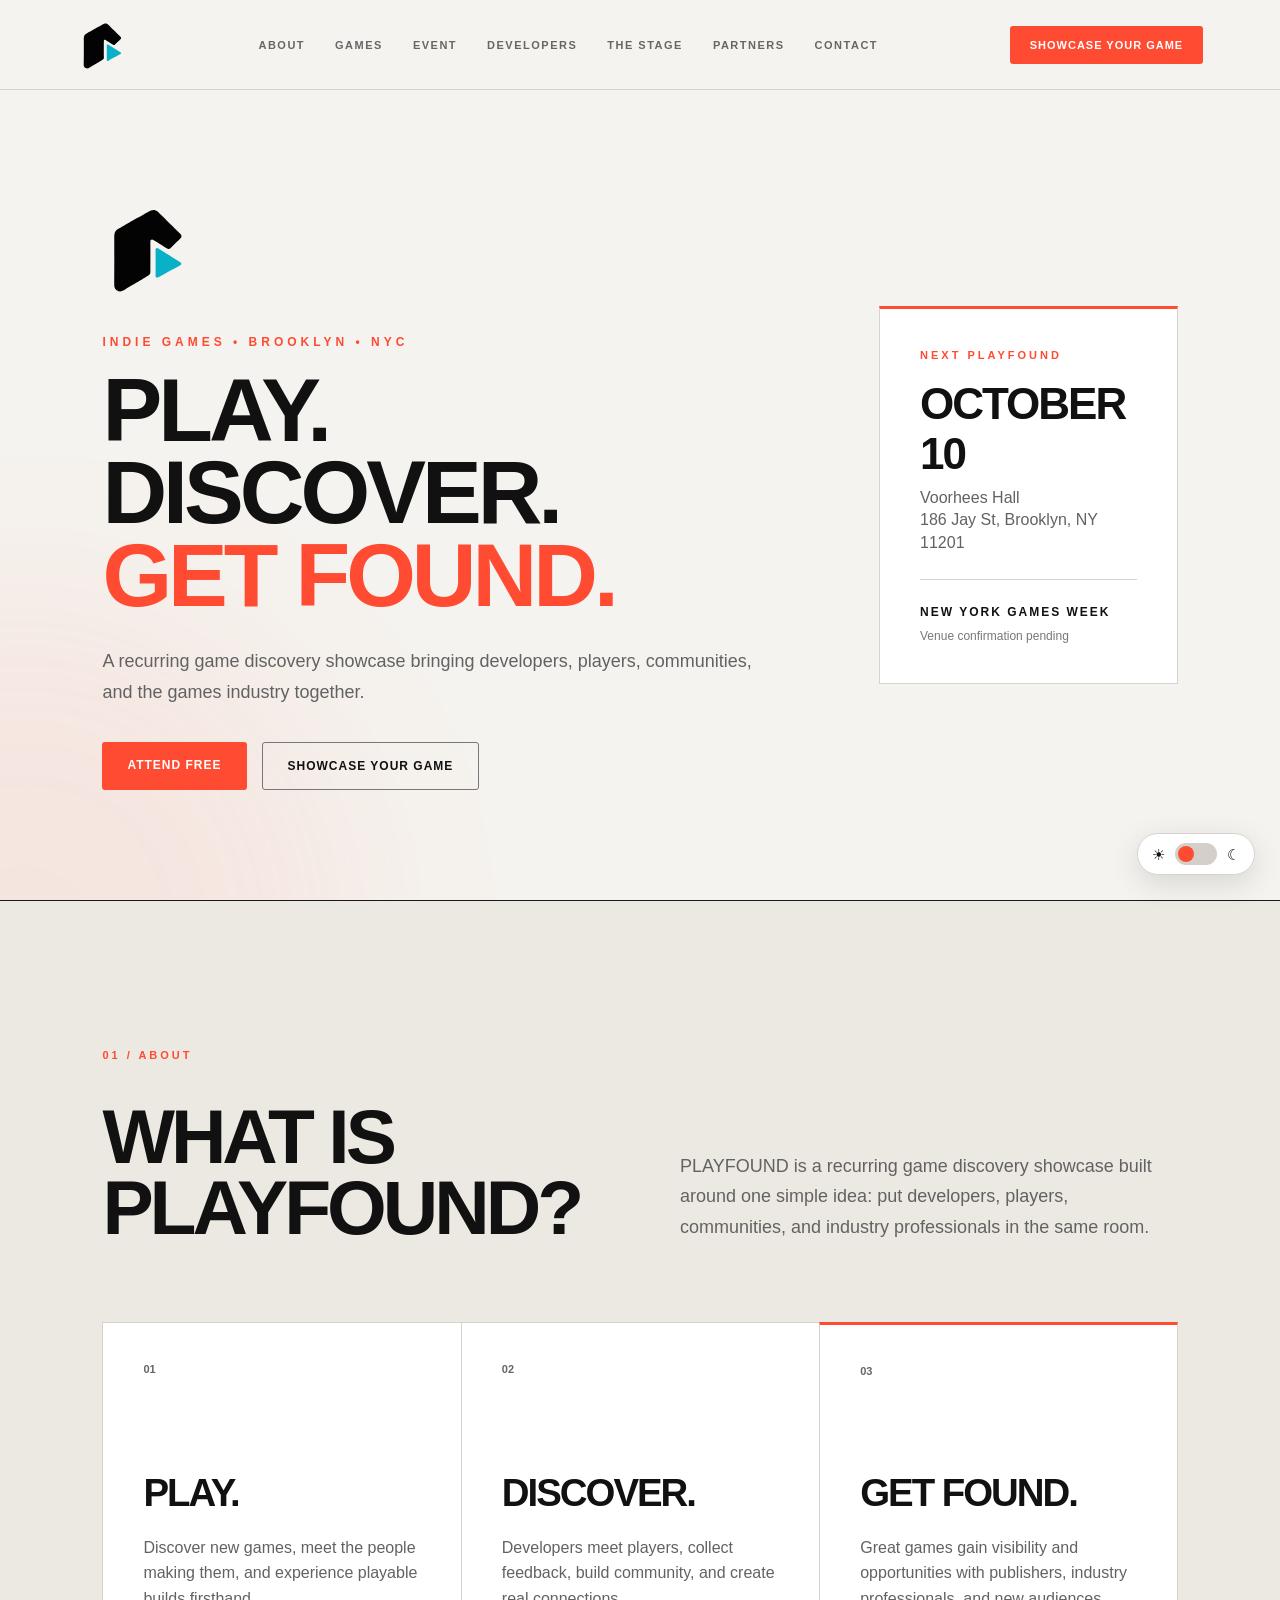
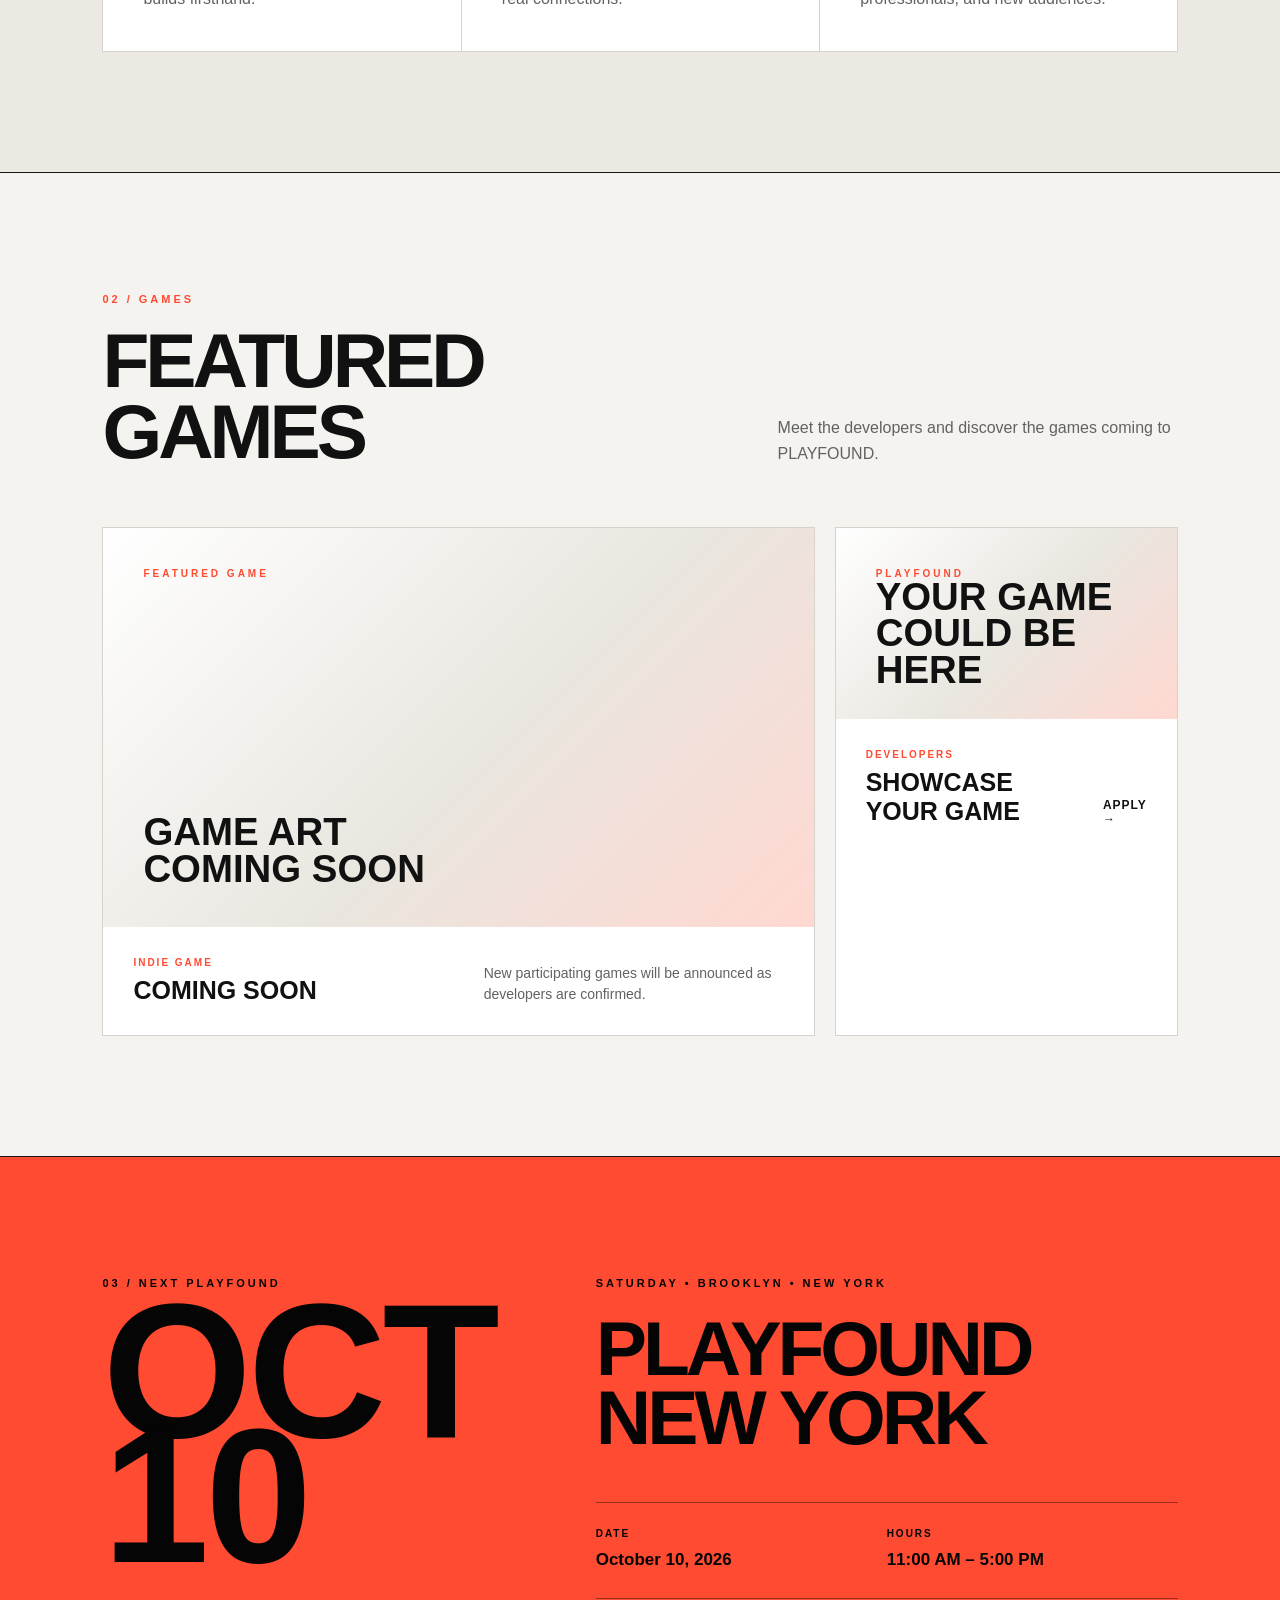
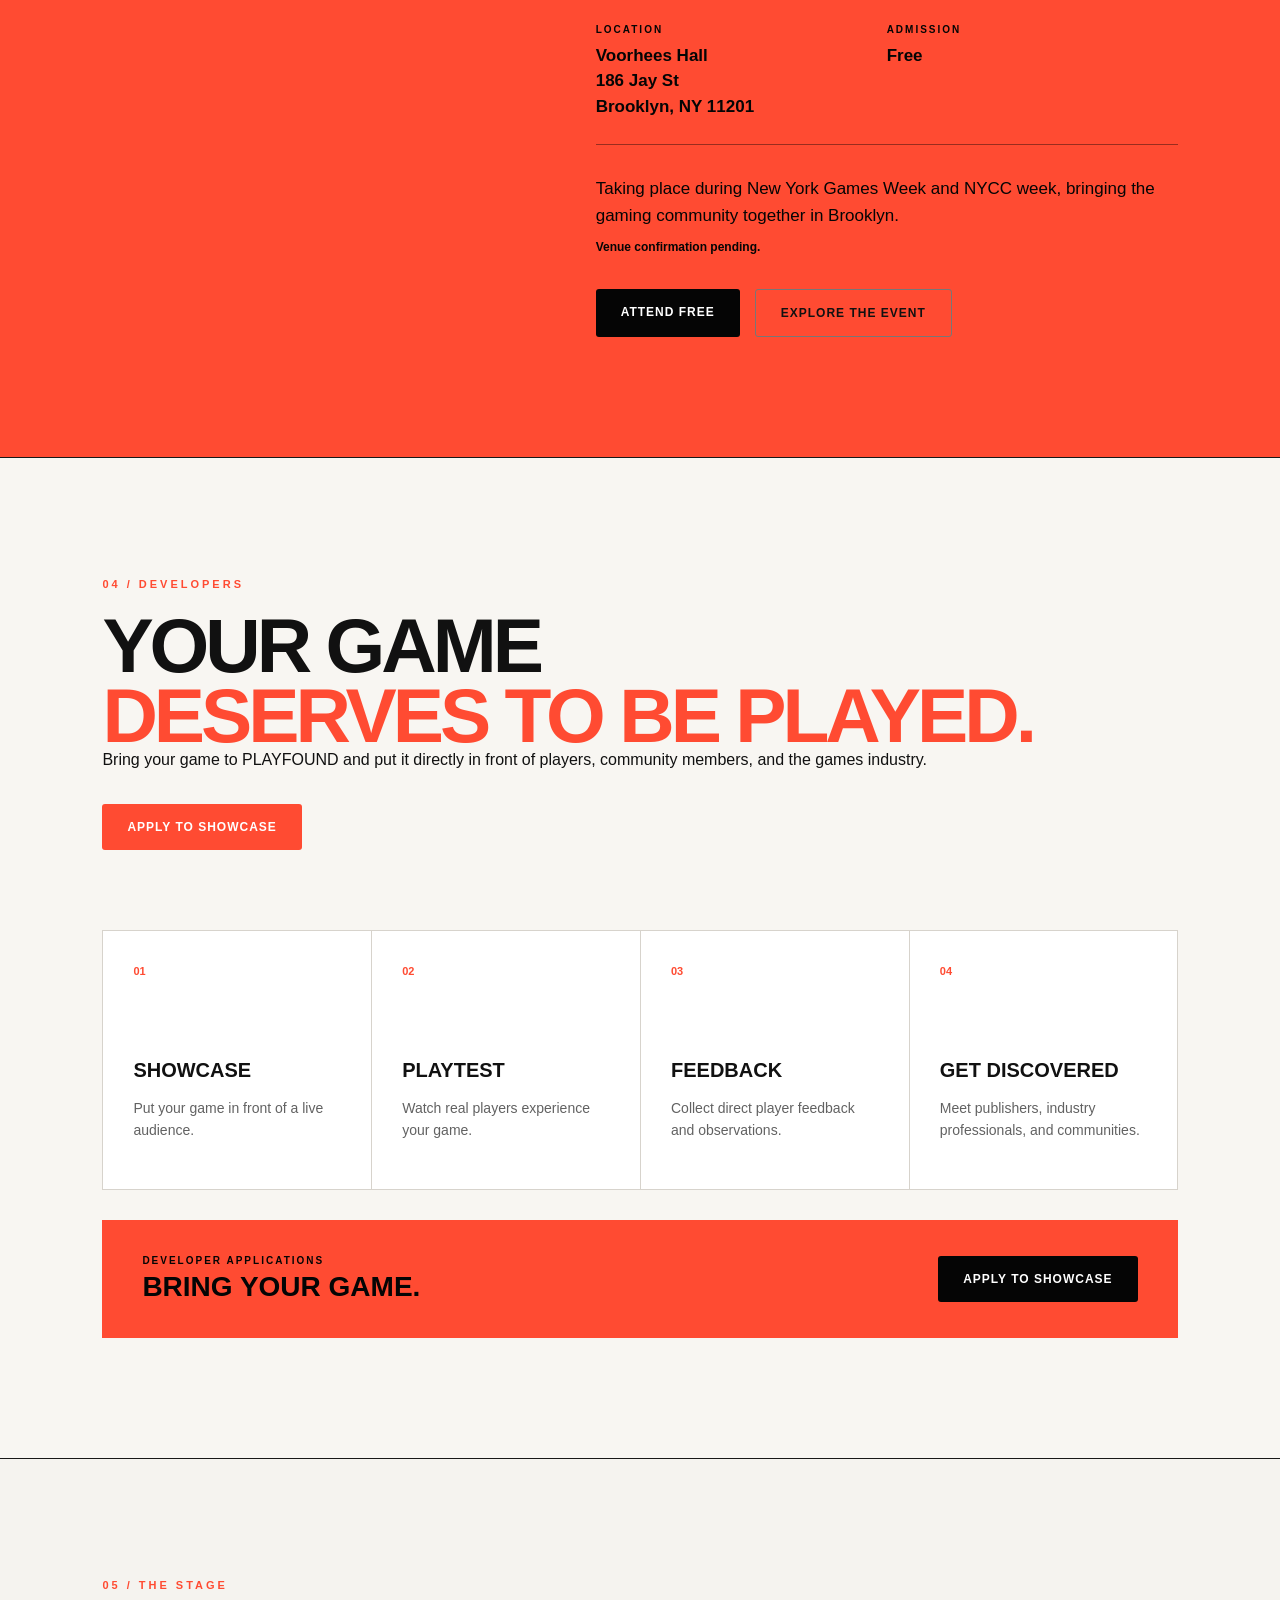
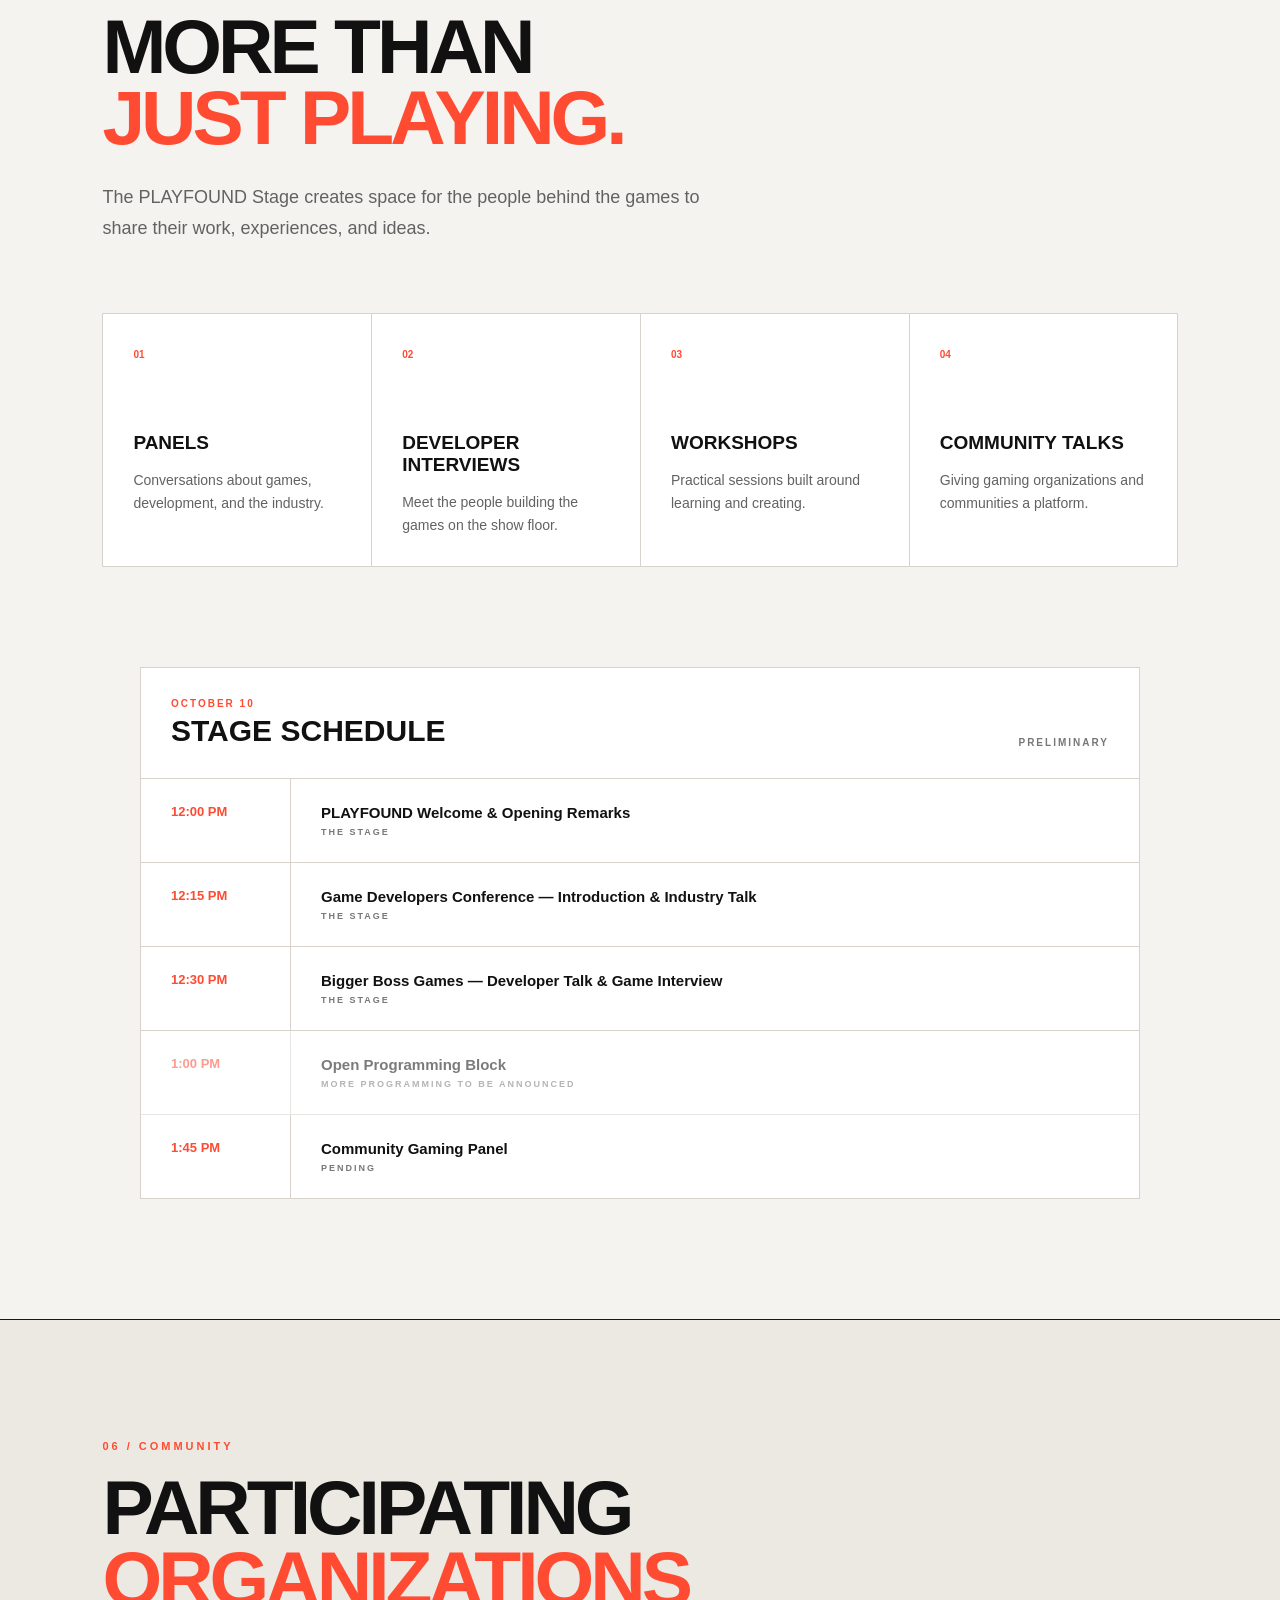
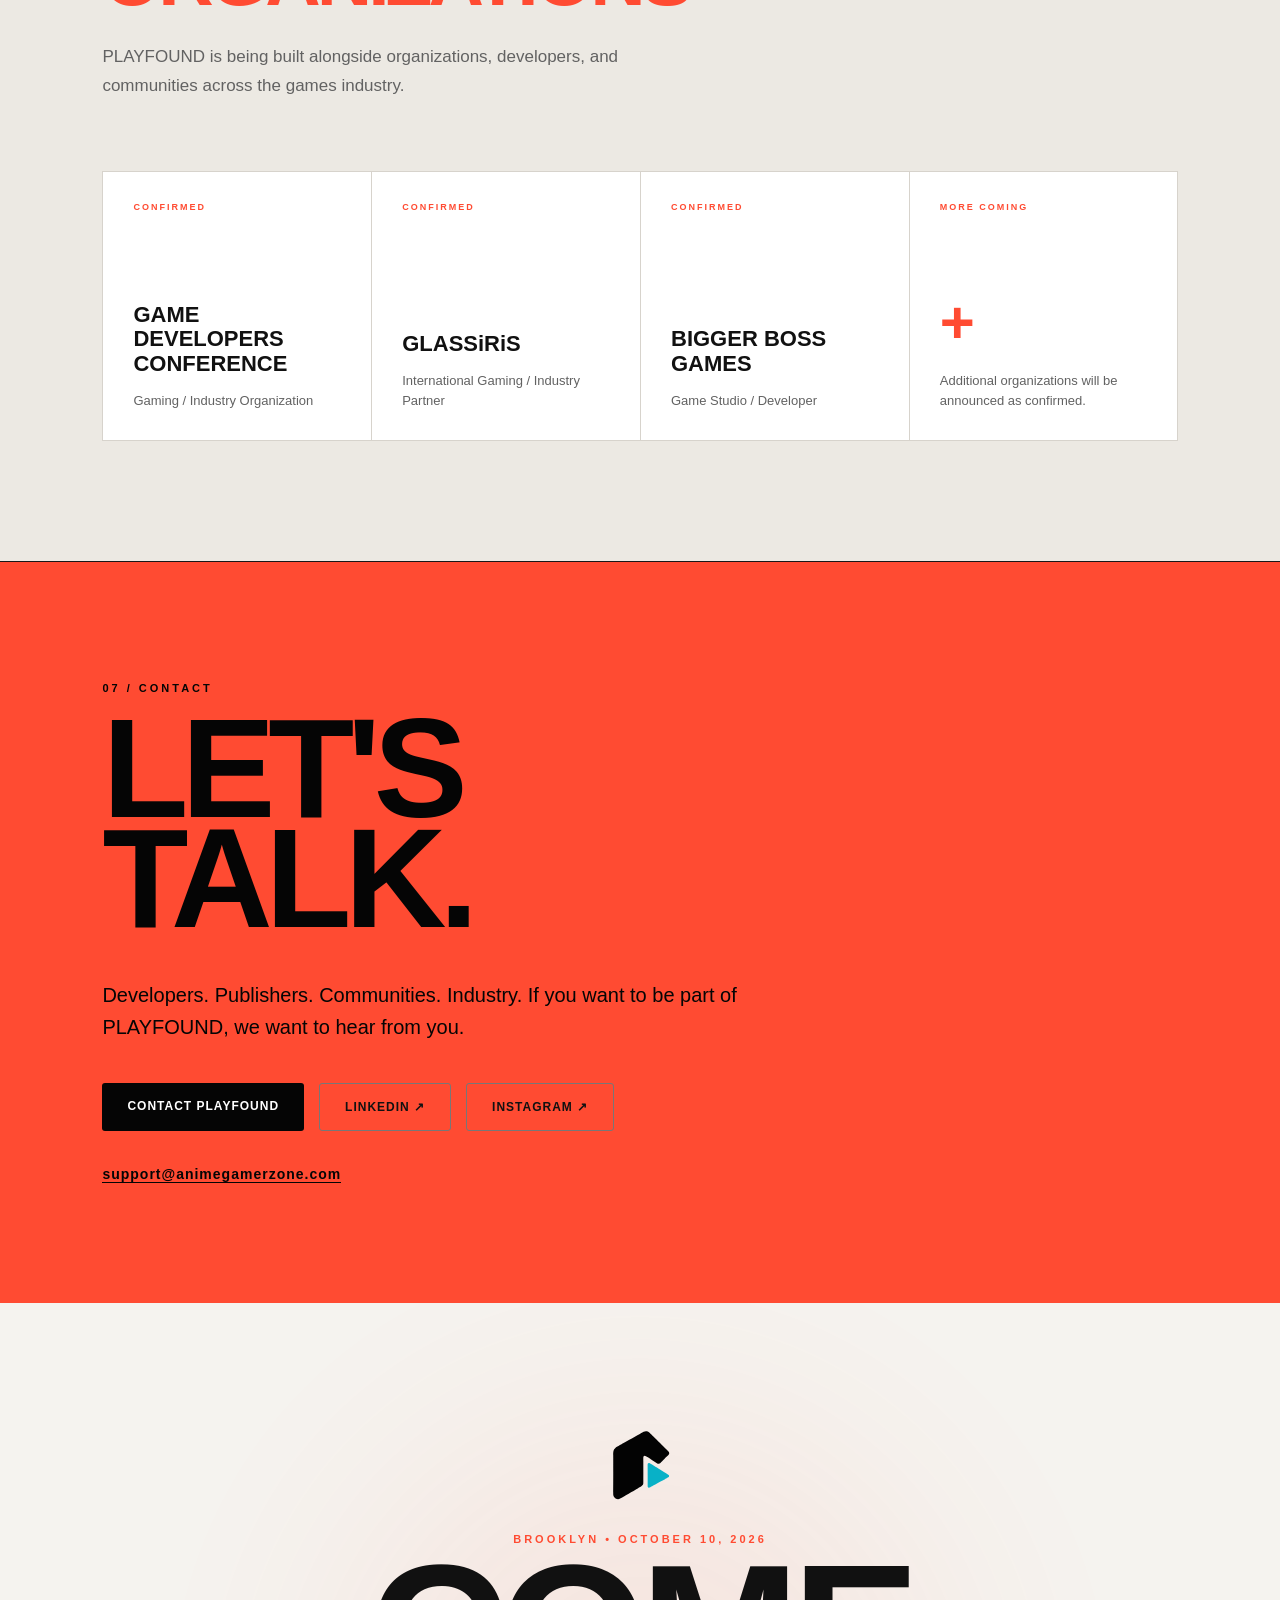
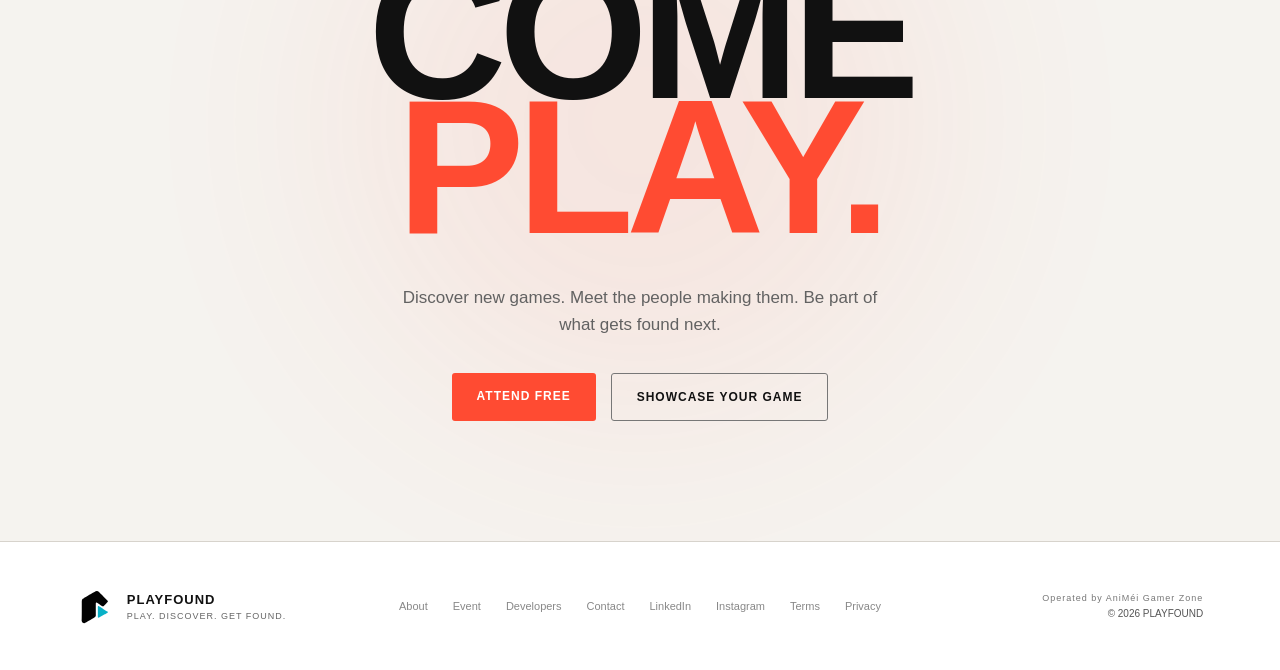
<file: index.html>
<!DOCTYPE html>
<html lang="en" data-theme="dark">

<head>
  <meta charset="UTF-8">
  <meta name="viewport" content="width=device-width, initial-scale=1.0">

  <title>PLAYFOUND | Indie Games. Brooklyn. NYC.</title>

  <meta name="description"
    content="PLAYFOUND is a recurring indie game showcase in Brooklyn bringing developers, players, communities, publishers, and the games industry together.">

  <meta name="theme-color" content="#050505">

  <!-- FAVICON -->
  <link rel="icon" type="image/svg+xml"
    href="playfound%20logo%20white.svg">

  <!-- SOCIAL SHARING -->
  <meta property="og:title"
    content="PLAYFOUND | Play. Discover. Get Found.">

  <meta property="og:description"
    content="A recurring indie game showcase bringing developers, players, communities, and the games industry together in Brooklyn, NYC.">

  <meta property="og:type" content="website">
  <meta property="og:url" content="https://playfoundnyc.com/">

  <meta name="twitter:card" content="summary">
  <meta name="twitter:title"
    content="PLAYFOUND | Play. Discover. Get Found.">

  <meta name="twitter:description"
    content="Discover new games. Meet the people making them. Get found.">

  <link rel="stylesheet" href="style.css">
</head>


<body>

<header class="navbar">

  <a href="#top" class="nav-logo">
    <img src="playfound%20logo%20white.svg" alt="PLAYFOUND">
  </a>

  <nav>
    <a href="#about">ABOUT</a>
    <a href="#games">GAMES</a>
    <a href="#event">EVENT</a>
    <a href="#developers">DEVELOPERS</a>
    <a href="#stage">THE STAGE</a>
    <a href="#partners">PARTNERS</a>
    <a href="#contact">CONTACT</a>
  </nav>

  <a href="#developers" class="nav-button">
    SHOWCASE YOUR GAME
  </a>

</header>


<main id="top">

<!-- HERO -->

<section class="hero">

  <div class="hero-content">

    <img
      src="playfound%20logo%20white.svg"
      alt="PLAYFOUND"
      class="hero-logo">

    <p class="eyebrow">
      INDIE GAMES • BROOKLYN • NYC
    </p>

    <h1>
      PLAY. DISCOVER.<br>
      <span>GET FOUND.</span>
    </h1>

    <p class="hero-description">
      A recurring game discovery showcase bringing developers,
      players, communities, and the games industry together.
    </p>

    <div class="hero-buttons">

      <a href="#event" class="button primary">
        ATTEND FREE
      </a>

      <a href="#developers" class="button secondary">
        SHOWCASE YOUR GAME
      </a>

    </div>

  </div>


  <div class="event-card">

    <p class="event-label">NEXT PLAYFOUND</p>

    <h2>OCTOBER 10</h2>

    <p class="event-location">
      Voorhees Hall<br>
      186 Jay St, Brooklyn, NY 11201
    </p>

    <div class="event-divider"></div>

    <p class="event-week">
      NEW YORK GAMES WEEK
    </p>

    <p class="event-status">
      Venue confirmation pending
    </p>

  </div>

</section>


<!-- ABOUT -->

<section class="section about" id="about">

  <div class="section-heading">

    <p class="section-number">01 / ABOUT</p>

    <h2>
      WHAT IS<br>
      PLAYFOUND?
    </h2>

    <p>
      PLAYFOUND is a recurring game discovery showcase built around
      one simple idea: put developers, players, communities, and
      industry professionals in the same room.
    </p>

  </div>


  <div class="three-grid">

    <article class="concept-card">

      <span>01</span>

      <h3>PLAY.</h3>

      <p>
        Discover new games, meet the people making them,
        and experience playable builds firsthand.
      </p>

    </article>


    <article class="concept-card">

      <span>02</span>

      <h3>DISCOVER.</h3>

      <p>
        Developers meet players, collect feedback,
        build community, and create real connections.
      </p>

    </article>


    <article class="concept-card highlight">

      <span>03</span>

      <h3>GET FOUND.</h3>

      <p>
        Great games gain visibility and opportunities
        with publishers, industry professionals, and new audiences.
      </p>

    </article>

  </div>

</section>


<!-- FEATURED GAMES -->

<section class="section games-section" id="games">

  <div class="section-title-row">

    <div>
      <p class="section-number">02 / GAMES</p>
      <h2>FEATURED GAMES</h2>
    </div>

    <p class="section-side-copy">
      Meet the developers and discover the games coming to PLAYFOUND.
    </p>

  </div>


  <div class="games-grid">

    <article class="game-card featured-game">

      <div class="game-art">

        <div class="game-placeholder">

          <span>FEATURED GAME</span>

          <strong>
            GAME ART<br>
            COMING SOON
          </strong>

        </div>

      </div>


      <div class="game-info">

        <div>

          <p class="game-type">INDIE GAME</p>

          <h3>COMING SOON</h3>

        </div>

        <p>
          New participating games will be announced
          as developers are confirmed.
        </p>

      </div>

    </article>


    <article class="game-card">

      <div class="game-art">

        <div class="game-placeholder">

          <span>PLAYFOUND</span>

          <strong>
            YOUR GAME<br>
            COULD BE HERE
          </strong>

        </div>

      </div>


      <div class="game-info">

        <div>

          <p class="game-type">DEVELOPERS</p>

          <h3>SHOWCASE YOUR GAME</h3>

        </div>

        <a href="#developers" class="text-link">
          APPLY →
        </a>

      </div>

    </article>

  </div>

</section>


<!-- NEXT EVENT -->

<section class="next-event section" id="event">

  <div class="event-big-date">

    <p class="section-number">
      03 / NEXT PLAYFOUND
    </p>

    <h2>
      OCT<br>
      <span>10</span>
    </h2>

  </div>


  <div class="event-details">

    <p class="event-kicker">
      SATURDAY • BROOKLYN • NEW YORK
    </p>

    <h3>
      PLAYFOUND<br>
      NEW YORK
    </h3>


    <div class="event-detail-grid">

      <div>
        <span>DATE</span>
        <strong>October 10, 2026</strong>
      </div>

      <div>
        <span>HOURS</span>
        <strong>11:00 AM – 5:00 PM</strong>
      </div>

      <div>

        <span>LOCATION</span>

        <strong>
          Voorhees Hall<br>
          186 Jay St<br>
          Brooklyn, NY 11201
        </strong>

      </div>

      <div>
        <span>ADMISSION</span>
        <strong>Free</strong>
      </div>

    </div>


    <p class="event-note">
      Taking place during New York Games Week and NYCC week,
      bringing the gaming community together in Brooklyn.
    </p>

    <p class="venue-note">
      Venue confirmation pending.
    </p>


    <div class="hero-buttons">

      <a href="#final-cta" class="button primary">
        ATTEND FREE
      </a>

      <a href="#stage" class="button secondary">
        EXPLORE THE EVENT
      </a>

    </div>

  </div>

</section>


<!-- DEVELOPERS -->

<section class="section developers-section" id="developers">

  <div class="developer-heading">

    <p class="section-number">
      04 / DEVELOPERS
    </p>

    <h2>
      YOUR GAME<br>
      <span>DESERVES TO BE PLAYED.</span>
    </h2>

    <p>
      Bring your game to PLAYFOUND and put it directly
      in front of players, community members, and the games industry.
    </p>

    <!-- HIGHER / EASIER TO FIND CTA -->

    <div class="developer-top-button">

      <a href="#" class="button primary">
        APPLY TO SHOWCASE
      </a>

    </div>

  </div>


  <div class="developer-benefits">

    <article>

      <span>01</span>

      <h3>SHOWCASE</h3>

      <p>
        Put your game in front of a live audience.
      </p>

    </article>


    <article>

      <span>02</span>

      <h3>PLAYTEST</h3>

      <p>
        Watch real players experience your game.
      </p>

    </article>


    <article>

      <span>03</span>

      <h3>FEEDBACK</h3>

      <p>
        Collect direct player feedback and observations.
      </p>

    </article>


    <article>

      <span>04</span>

      <h3>GET DISCOVERED</h3>

      <p>
        Meet publishers, industry professionals, and communities.
      </p>

    </article>

  </div>


  <div class="developer-cta">

    <div>

      <p>DEVELOPER APPLICATIONS</p>

      <h3>BRING YOUR GAME.</h3>

    </div>

    <a href="#" class="button primary">
      APPLY TO SHOWCASE
    </a>

  </div>

</section>


<!-- THE STAGE -->

<section class="section stage-section" id="stage">

  <div class="stage-intro">

    <p class="section-number">
      05 / THE STAGE
    </p>

    <h2>
      MORE THAN<br>
      <span>JUST PLAYING.</span>
    </h2>

    <p>
      The PLAYFOUND Stage creates space for the people behind
      the games to share their work, experiences, and ideas.
    </p>

  </div>


  <div class="stage-grid">

    <article>

      <span>01</span>

      <h3>PANELS</h3>

      <p>
        Conversations about games, development, and the industry.
      </p>

    </article>


    <article>

      <span>02</span>

      <h3>DEVELOPER INTERVIEWS</h3>

      <p>
        Meet the people building the games on the show floor.
      </p>

    </article>


    <article>

      <span>03</span>

      <h3>WORKSHOPS</h3>

      <p>
        Practical sessions built around learning and creating.
      </p>

    </article>


    <article>

      <span>04</span>

      <h3>COMMUNITY TALKS</h3>

      <p>
        Giving gaming organizations and communities a platform.
      </p>

    </article>

  </div>


  <div class="schedule-preview">

    <div class="schedule-header">

      <div>

        <p>OCTOBER 10</p>

        <h3>STAGE SCHEDULE</h3>

      </div>

      <span>PRELIMINARY</span>

    </div>


    <div class="schedule-row">

      <time>12:00 PM</time>

      <div>

        <strong>
          PLAYFOUND Welcome & Opening Remarks
        </strong>

        <span>THE STAGE</span>

      </div>

    </div>


    <div class="schedule-row">

      <time>12:15 PM</time>

      <div>

        <strong>
          Game Developers Conference —
          Introduction & Industry Talk
        </strong>

        <span>THE STAGE</span>

      </div>

    </div>


    <div class="schedule-row">

      <time>12:30 PM</time>

      <div>

        <strong>
          Bigger Boss Games —
          Developer Talk & Game Interview
        </strong>

        <span>THE STAGE</span>

      </div>

    </div>


    <div class="schedule-row open">

      <time>1:00 PM</time>

      <div>

        <strong>
          Open Programming Block
        </strong>

        <span>
          MORE PROGRAMMING TO BE ANNOUNCED
        </span>

      </div>

    </div>


    <div class="schedule-row">

      <time>1:45 PM</time>

      <div>

        <strong>
          Community Gaming Panel
        </strong>

        <span>PENDING</span>

      </div>

    </div>

  </div>

</section>


<!-- PARTICIPATING ORGANIZATIONS -->

<section class="section partners-section" id="partners">

  <div class="partners-heading">

    <p class="section-number">
      06 / COMMUNITY
    </p>

    <h2>
      PARTICIPATING<br>
      <span>ORGANIZATIONS</span>
    </h2>

    <p>
      PLAYFOUND is being built alongside organizations,
      developers, and communities across the games industry.
    </p>

  </div>


  <div class="partner-grid">

    <div class="partner-card">

      <span>CONFIRMED</span>

      <h3>
        GAME DEVELOPERS<br>
        CONFERENCE
      </h3>

      <p>
        Gaming / Industry Organization
      </p>

    </div>


    <div class="partner-card">

      <span>CONFIRMED</span>

      <h3>GLASSiRiS</h3>

      <p>
        International Gaming / Industry Partner
      </p>

    </div>


    <div class="partner-card">

      <span>CONFIRMED</span>

      <h3>BIGGER BOSS GAMES</h3>

      <p>
        Game Studio / Developer
      </p>

    </div>


    <div class="partner-card future-partner">

      <span>MORE COMING</span>

      <h3>+</h3>

      <p>
        Additional organizations will be announced
        as confirmed.
      </p>

    </div>

  </div>

</section>


<!-- CONTACT -->

<section class="section contact-section" id="contact">

  <div class="contact-inner">

    <p class="section-number">
      07 / CONTACT
    </p>

    <h2>
      LET'S<br>
      <span>TALK.</span>
    </h2>

    <p class="contact-intro">
      Developers. Publishers. Communities. Industry.
      If you want to be part of PLAYFOUND, we want to hear from you.
    </p>


    <div class="contact-actions">

      <a
        href="mailto:support@animegamerzone.com"
        class="button primary">

        CONTACT PLAYFOUND

      </a>


      <a
        href="https://www.linkedin.com/company/playfoundnyc/"
        target="_blank"
        rel="noopener noreferrer"
        class="button secondary">

        LINKEDIN ↗

      </a>


      <a
        href="https://www.instagram.com/playfound_nyc/"
        target="_blank"
        rel="noopener noreferrer"
        class="button secondary">

        INSTAGRAM ↗

      </a>

    </div>


    <a
      href="mailto:support@animegamerzone.com"
      class="contact-email">

      support@animegamerzone.com

    </a>

  </div>

</section>


<!-- FINAL CTA -->

<section class="final-cta" id="final-cta">

  <img
    src="playfound%20logo%20white.svg"
    alt="PLAYFOUND"
    class="final-logo">


  <p class="section-number">
    BROOKLYN • OCTOBER 10, 2026
  </p>


  <h2>
    COME<br>
    <span>PLAY.</span>
  </h2>


  <p class="final-description">
    Discover new games. Meet the people making them.
    Be part of what gets found next.
  </p>


  <div class="hero-buttons final-buttons">

    <a href="#" class="button primary">
      ATTEND FREE
    </a>

    <a href="#developers" class="button secondary">
      SHOWCASE YOUR GAME
    </a>

  </div>

</section>

</main>


<!-- FOOTER -->

<footer>

  <div class="footer-brand">

    <img
      src="playfound%20logo%20white.svg"
      alt="PLAYFOUND">

    <div>

      <strong>PLAYFOUND</strong>

      <p>
        PLAY. DISCOVER. GET FOUND.
      </p>

    </div>

  </div>


  <div class="footer-links">

    <a href="#about">About</a>

    <a href="#event">Event</a>

    <a href="#developers">Developers</a>

    <a href="#contact">Contact</a>

    <a
      href="https://www.linkedin.com/company/playfoundnyc/"
      target="_blank"
      rel="noopener noreferrer">
      LinkedIn
    </a>

    <a
      href="https://www.instagram.com/playfound_nyc/"
      target="_blank"
      rel="noopener noreferrer">
      Instagram
    </a>

    <a href="terms.html">
      Terms
    </a>

    <a href="privacy.html">
      Privacy
    </a>

  </div>


  <div class="footer-right">

    <p>
      Operated by AniMéi Gamer Zone
    </p>

    <p class="copyright">
      © 2026 PLAYFOUND
    </p>

  </div>

</footer>


<!-- THEME TOGGLE -->

<button
  class="theme-toggle"
  id="themeToggle"
  type="button"
  aria-label="Switch between light and dark mode"
  title="Switch theme">

  <span class="theme-sun">☀</span>

  <span class="theme-track">
    <span class="theme-knob"></span>
  </span>

  <span class="theme-moon">☾</span>

</button>


<script>

  const themeToggle =
    document.getElementById("themeToggle");

  const root =
    document.documentElement;

  const savedTheme =
    localStorage.getItem("playfound-theme");


  if (savedTheme) {

    root.dataset.theme = savedTheme;

  } else if (
    window.matchMedia(
      "(prefers-color-scheme: light)"
    ).matches
  ) {

    root.dataset.theme = "light";

  } else {

    root.dataset.theme = "dark";

  }


  themeToggle.addEventListener("click", () => {

    const newTheme =
      root.dataset.theme === "light"
        ? "dark"
        : "light";

    root.dataset.theme = newTheme;

    localStorage.setItem(
      "playfound-theme",
      newTheme
    );

  });

</script>

</body>
</html>
</file>
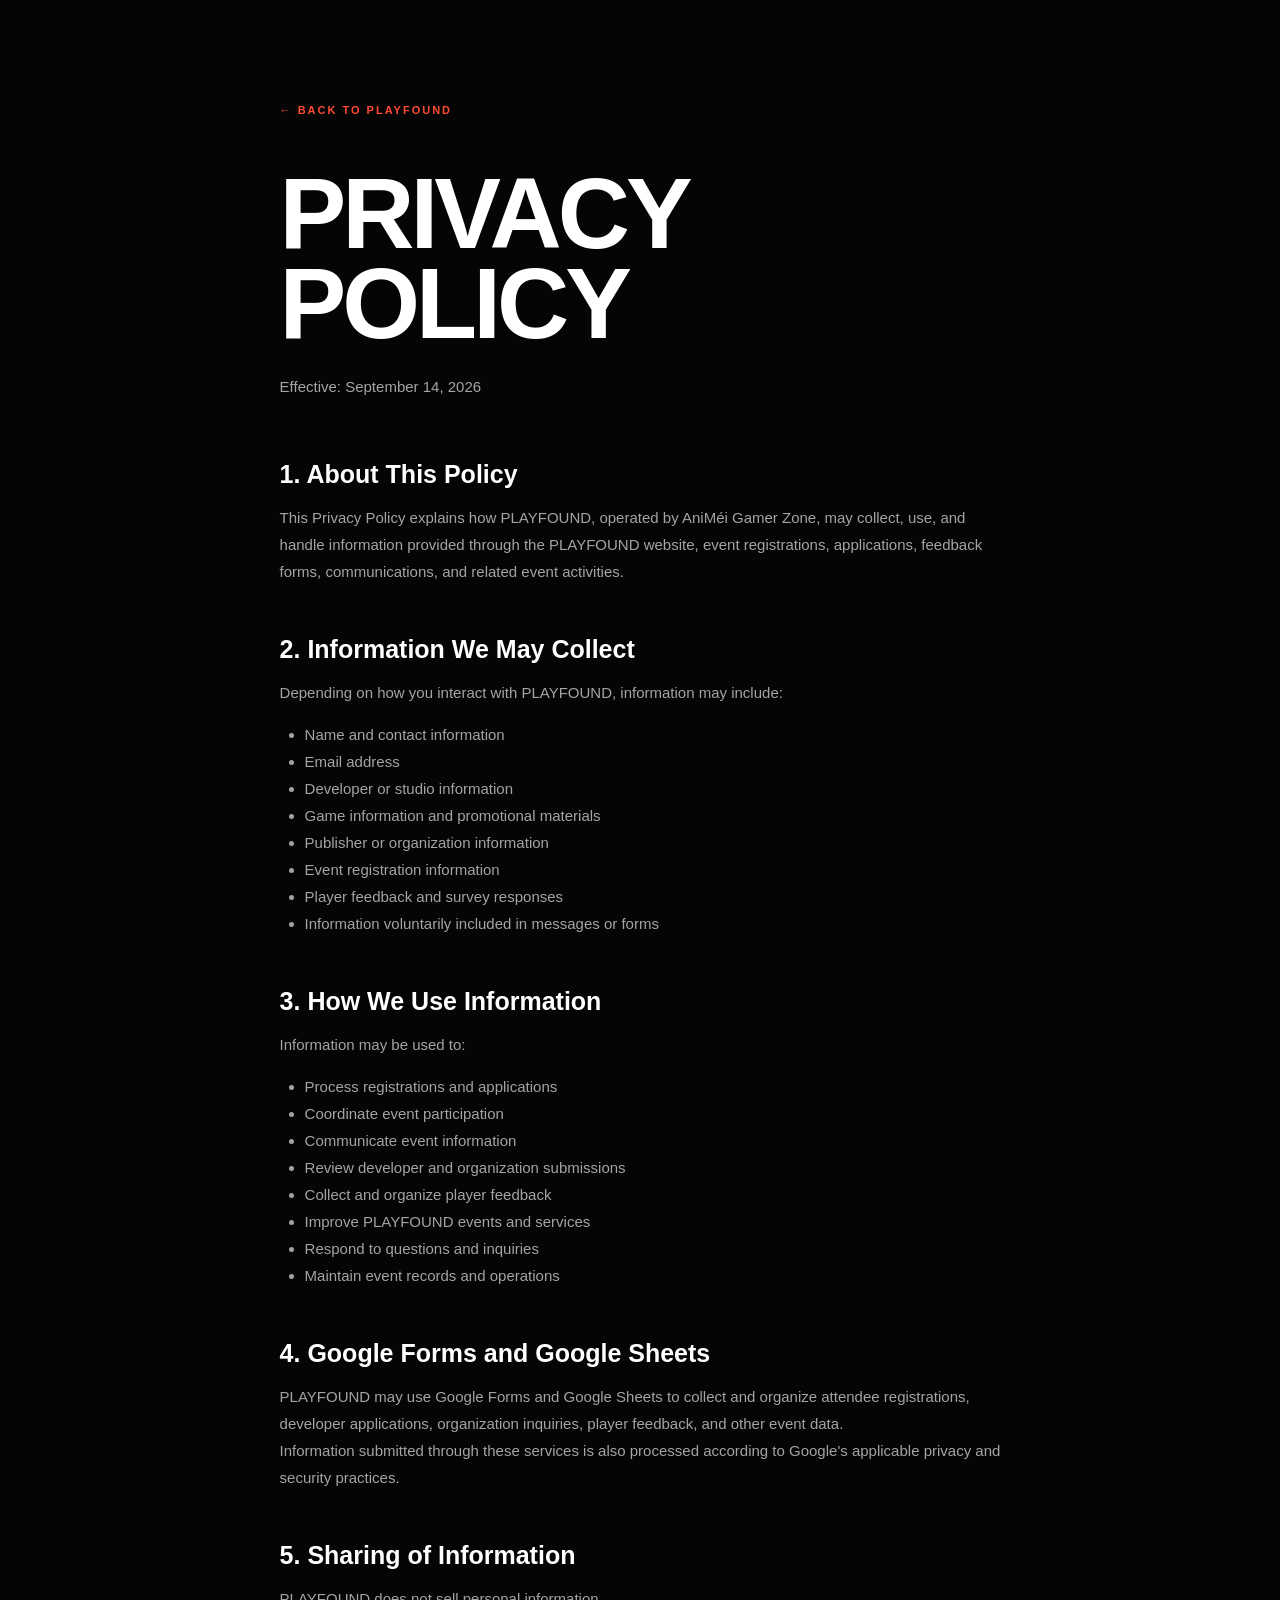
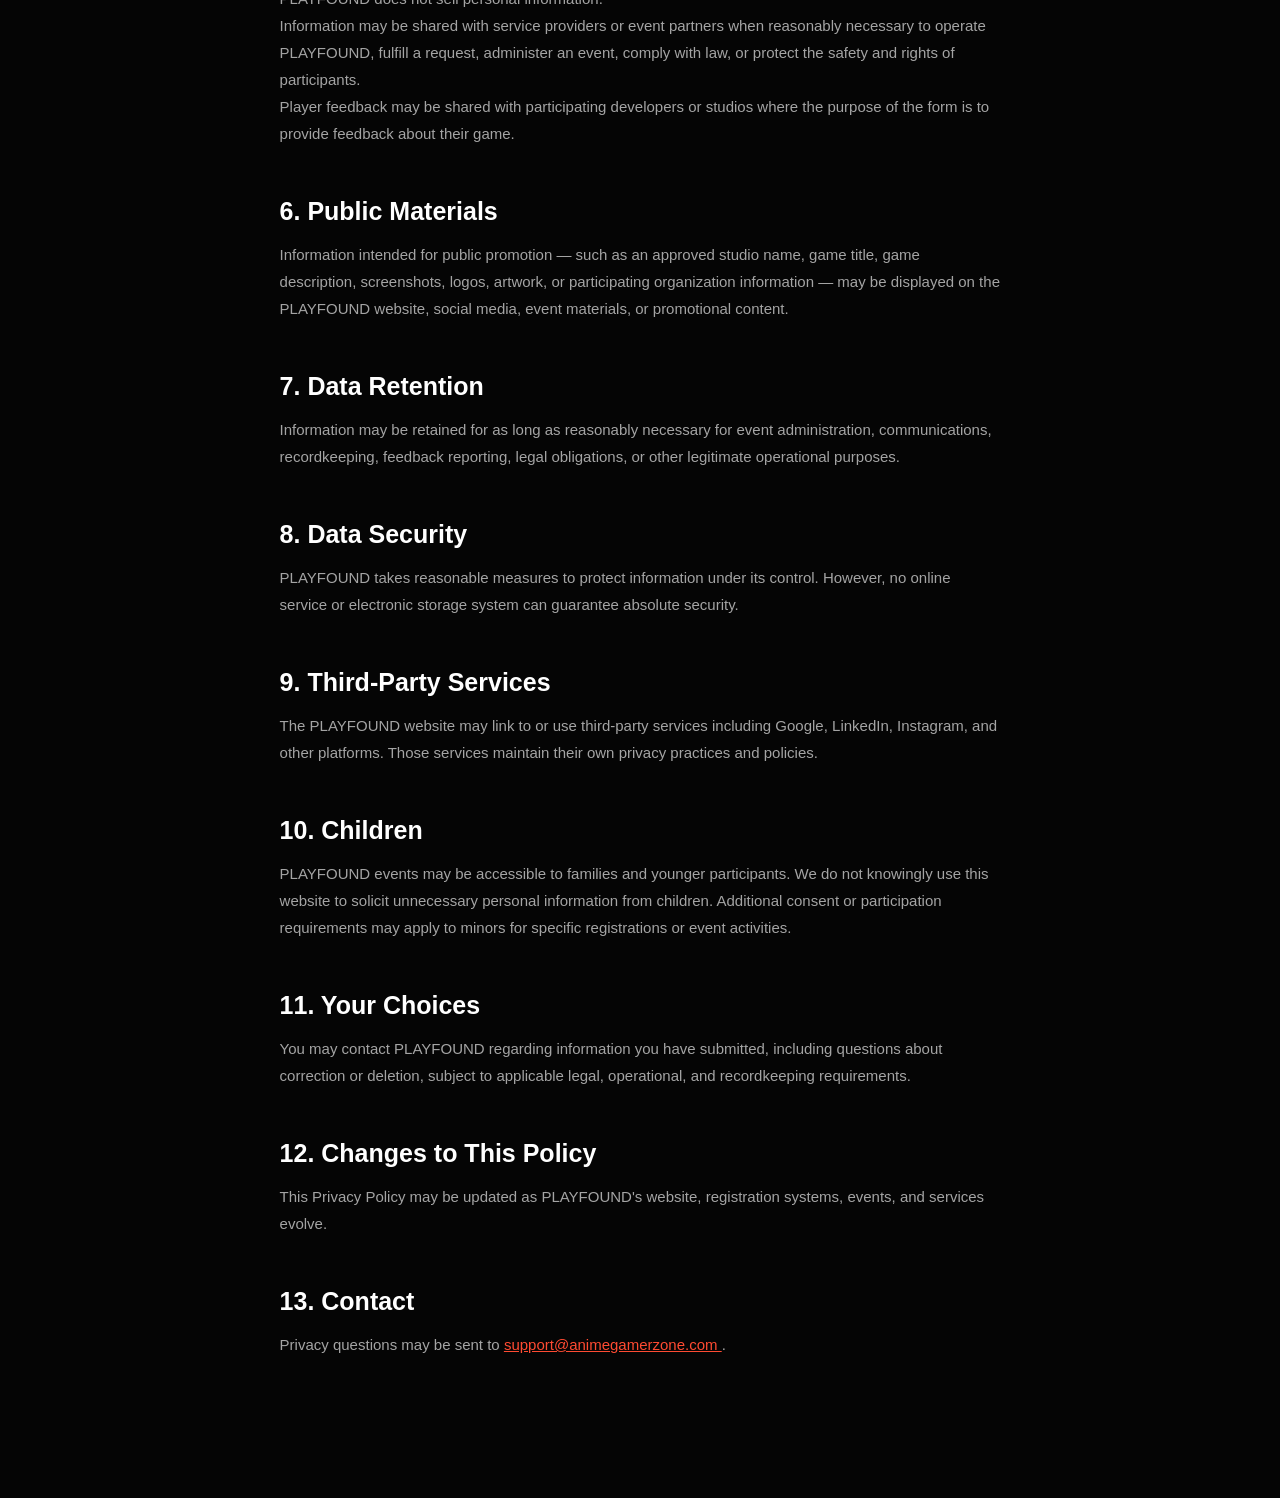
<file: privacy.html>
<!DOCTYPE html>
<html lang="en" data-theme="dark">

<head>

  <meta charset="UTF-8">

  <meta
    name="viewport"
    content="width=device-width, initial-scale=1.0">

  <title>
    Privacy Policy | PLAYFOUND
  </title>

  <meta
    name="description"
    content="PLAYFOUND Privacy Policy.">

  <link
    rel="icon"
    type="image/svg+xml"
    href="playfound%20logo%20white.svg">

  <link
    rel="stylesheet"
    href="style.css">

  <style>

    .legal-page {
      max-width: 900px;
      margin: 0 auto;
      padding: 100px 7% 140px;
    }

    .legal-back {
      color: var(--orange);
      text-decoration: none;
      font-size: 11px;
      font-weight: 800;
      letter-spacing: 2px;
    }

    .legal-page h1 {
      margin-top: 50px;
      font-size: clamp(50px, 8vw, 100px);
      line-height: .9;
      letter-spacing: -4px;
    }

    .legal-updated {
      margin: 25px 0 60px;
      color: var(--muted);
      font-size: 13px;
    }

    .legal-page h2 {
      margin: 50px 0 15px;
      font-size: 25px;
    }

    .legal-page p,
    .legal-page li {
      color: var(--muted);
      line-height: 1.8;
      font-size: 15px;
    }

    .legal-page ul {
      margin: 15px 0 0 25px;
    }

    .legal-page a {
      color: var(--orange);
    }

  </style>

</head>


<body>

<main class="legal-page">

<a href="index.html" class="legal-back">
  ← BACK TO PLAYFOUND
</a>

<h1>PRIVACY POLICY</h1>

<p class="legal-updated">
  Effective: September 14, 2026
</p>


<h2>1. About This Policy</h2>

<p>
  This Privacy Policy explains how PLAYFOUND, operated by
  AniMéi Gamer Zone, may collect, use, and handle information
  provided through the PLAYFOUND website, event registrations,
  applications, feedback forms, communications, and related
  event activities.
</p>


<h2>2. Information We May Collect</h2>

<p>
  Depending on how you interact with PLAYFOUND, information
  may include:
</p>

<ul>
  <li>Name and contact information</li>
  <li>Email address</li>
  <li>Developer or studio information</li>
  <li>Game information and promotional materials</li>
  <li>Publisher or organization information</li>
  <li>Event registration information</li>
  <li>Player feedback and survey responses</li>
  <li>Information voluntarily included in messages or forms</li>
</ul>


<h2>3. How We Use Information</h2>

<p>
  Information may be used to:
</p>

<ul>
  <li>Process registrations and applications</li>
  <li>Coordinate event participation</li>
  <li>Communicate event information</li>
  <li>Review developer and organization submissions</li>
  <li>Collect and organize player feedback</li>
  <li>Improve PLAYFOUND events and services</li>
  <li>Respond to questions and inquiries</li>
  <li>Maintain event records and operations</li>
</ul>


<h2>4. Google Forms and Google Sheets</h2>

<p>
  PLAYFOUND may use Google Forms and Google Sheets to collect
  and organize attendee registrations, developer applications,
  organization inquiries, player feedback, and other event data.
</p>

<p>
  Information submitted through these services is also
  processed according to Google's applicable privacy and
  security practices.
</p>


<h2>5. Sharing of Information</h2>

<p>
  PLAYFOUND does not sell personal information.
</p>

<p>
  Information may be shared with service providers or event
  partners when reasonably necessary to operate PLAYFOUND,
  fulfill a request, administer an event, comply with law,
  or protect the safety and rights of participants.
</p>

<p>
  Player feedback may be shared with participating developers
  or studios where the purpose of the form is to provide
  feedback about their game.
</p>


<h2>6. Public Materials</h2>

<p>
  Information intended for public promotion — such as an
  approved studio name, game title, game description,
  screenshots, logos, artwork, or participating organization
  information — may be displayed on the PLAYFOUND website,
  social media, event materials, or promotional content.
</p>


<h2>7. Data Retention</h2>

<p>
  Information may be retained for as long as reasonably
  necessary for event administration, communications,
  recordkeeping, feedback reporting, legal obligations,
  or other legitimate operational purposes.
</p>


<h2>8. Data Security</h2>

<p>
  PLAYFOUND takes reasonable measures to protect information
  under its control. However, no online service or electronic
  storage system can guarantee absolute security.
</p>


<h2>9. Third-Party Services</h2>

<p>
  The PLAYFOUND website may link to or use third-party
  services including Google, LinkedIn, Instagram, and other
  platforms. Those services maintain their own privacy
  practices and policies.
</p>


<h2>10. Children</h2>

<p>
  PLAYFOUND events may be accessible to families and younger
  participants. We do not knowingly use this website to
  solicit unnecessary personal information from children.
  Additional consent or participation requirements may apply
  to minors for specific registrations or event activities.
</p>


<h2>11. Your Choices</h2>

<p>
  You may contact PLAYFOUND regarding information you have
  submitted, including questions about correction or deletion,
  subject to applicable legal, operational, and recordkeeping
  requirements.
</p>


<h2>12. Changes to This Policy</h2>

<p>
  This Privacy Policy may be updated as PLAYFOUND's website,
  registration systems, events, and services evolve.
</p>


<h2>13. Contact</h2>

<p>
  Privacy questions may be sent to
  <a href="mailto:support@animegamerzone.com">
    support@animegamerzone.com
  </a>.
</p>

</main>

</body>
</html>
</file>
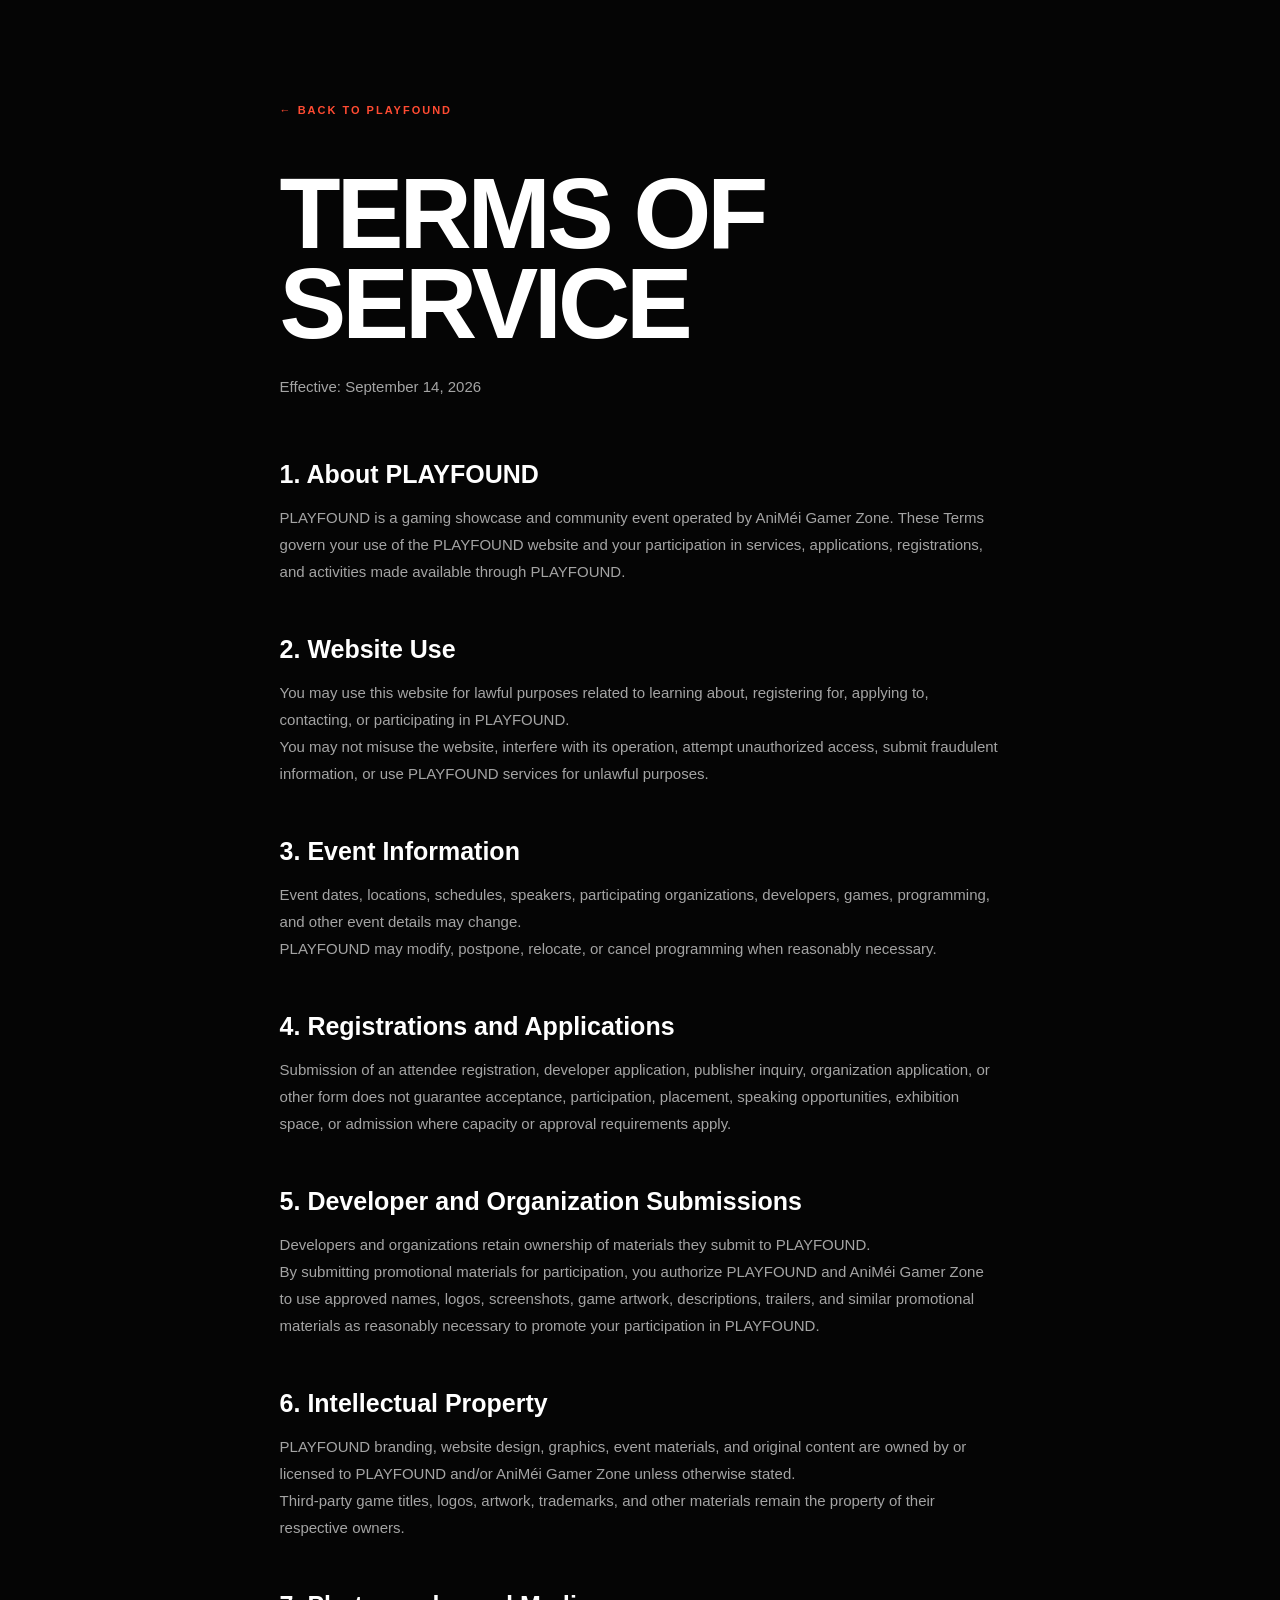
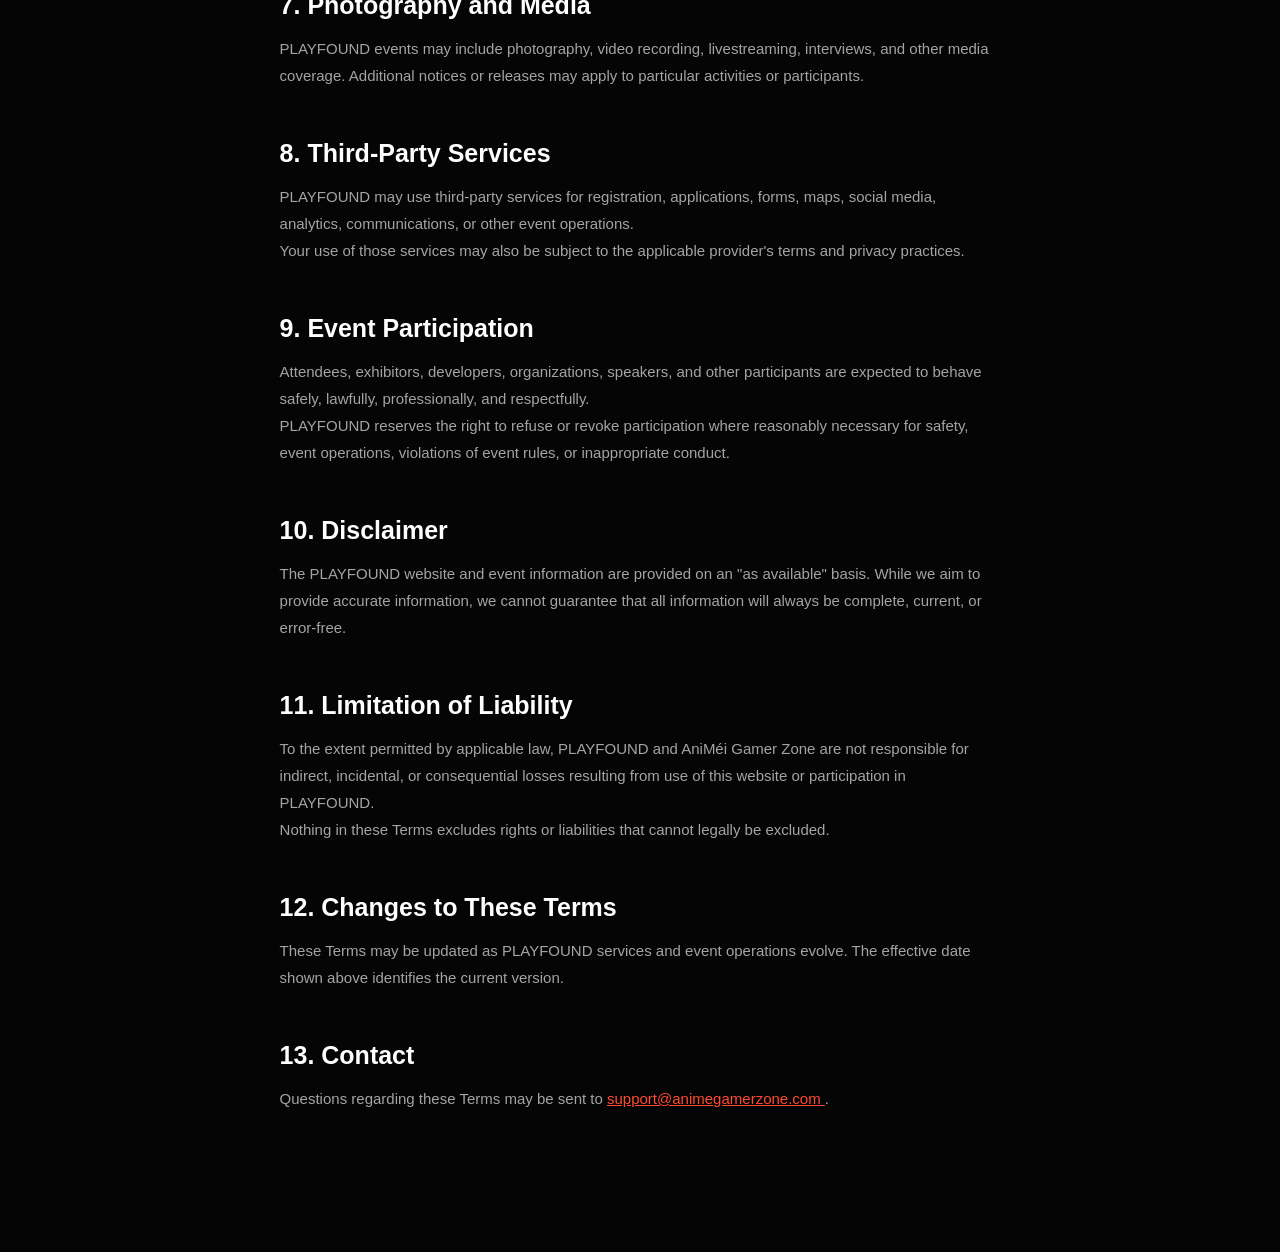
<file: terms.html>
<!DOCTYPE html>
<html lang="en" data-theme="dark">

<head>

  <meta charset="UTF-8">

  <meta
    name="viewport"
    content="width=device-width, initial-scale=1.0">

  <title>
    Terms of Service | PLAYFOUND
  </title>

  <meta
    name="description"
    content="PLAYFOUND Terms of Service.">

  <link
    rel="icon"
    type="image/svg+xml"
    href="playfound%20logo%20white.svg">

  <link
    rel="stylesheet"
    href="style.css">

  <style>

    .legal-page {
      max-width: 900px;
      margin: 0 auto;
      padding: 100px 7% 140px;
    }

    .legal-back {
      color: var(--orange);
      text-decoration: none;
      font-size: 11px;
      font-weight: 800;
      letter-spacing: 2px;
    }

    .legal-page h1 {
      margin-top: 50px;
      font-size: clamp(50px, 8vw, 100px);
      line-height: .9;
      letter-spacing: -4px;
    }

    .legal-updated {
      margin: 25px 0 60px;
      color: var(--muted);
      font-size: 13px;
    }

    .legal-page h2 {
      margin: 50px 0 15px;
      font-size: 25px;
    }

    .legal-page p,
    .legal-page li {
      color: var(--muted);
      line-height: 1.8;
      font-size: 15px;
    }

    .legal-page ul {
      margin: 15px 0 0 25px;
    }

    .legal-page a {
      color: var(--orange);
    }

  </style>

</head>


<body>

<main class="legal-page">

<a href="index.html" class="legal-back">
  ← BACK TO PLAYFOUND
</a>

<h1>TERMS OF SERVICE</h1>

<p class="legal-updated">
  Effective: September 14, 2026
</p>


<h2>1. About PLAYFOUND</h2>

<p>
  PLAYFOUND is a gaming showcase and community event operated
  by AniMéi Gamer Zone. These Terms govern your use of the
  PLAYFOUND website and your participation in services,
  applications, registrations, and activities made available
  through PLAYFOUND.
</p>


<h2>2. Website Use</h2>

<p>
  You may use this website for lawful purposes related to
  learning about, registering for, applying to, contacting,
  or participating in PLAYFOUND.
</p>

<p>
  You may not misuse the website, interfere with its operation,
  attempt unauthorized access, submit fraudulent information,
  or use PLAYFOUND services for unlawful purposes.
</p>


<h2>3. Event Information</h2>

<p>
  Event dates, locations, schedules, speakers, participating
  organizations, developers, games, programming, and other
  event details may change.
</p>

<p>
  PLAYFOUND may modify, postpone, relocate, or cancel
  programming when reasonably necessary.
</p>


<h2>4. Registrations and Applications</h2>

<p>
  Submission of an attendee registration, developer
  application, publisher inquiry, organization application,
  or other form does not guarantee acceptance, participation,
  placement, speaking opportunities, exhibition space, or
  admission where capacity or approval requirements apply.
</p>


<h2>5. Developer and Organization Submissions</h2>

<p>
  Developers and organizations retain ownership of materials
  they submit to PLAYFOUND.
</p>

<p>
  By submitting promotional materials for participation,
  you authorize PLAYFOUND and AniMéi Gamer Zone to use
  approved names, logos, screenshots, game artwork,
  descriptions, trailers, and similar promotional materials
  as reasonably necessary to promote your participation
  in PLAYFOUND.
</p>


<h2>6. Intellectual Property</h2>

<p>
  PLAYFOUND branding, website design, graphics, event
  materials, and original content are owned by or licensed
  to PLAYFOUND and/or AniMéi Gamer Zone unless otherwise stated.
</p>

<p>
  Third-party game titles, logos, artwork, trademarks,
  and other materials remain the property of their
  respective owners.
</p>


<h2>7. Photography and Media</h2>

<p>
  PLAYFOUND events may include photography, video recording,
  livestreaming, interviews, and other media coverage.
  Additional notices or releases may apply to particular
  activities or participants.
</p>


<h2>8. Third-Party Services</h2>

<p>
  PLAYFOUND may use third-party services for registration,
  applications, forms, maps, social media, analytics,
  communications, or other event operations.
</p>

<p>
  Your use of those services may also be subject to the
  applicable provider's terms and privacy practices.
</p>


<h2>9. Event Participation</h2>

<p>
  Attendees, exhibitors, developers, organizations, speakers,
  and other participants are expected to behave safely,
  lawfully, professionally, and respectfully.
</p>

<p>
  PLAYFOUND reserves the right to refuse or revoke participation
  where reasonably necessary for safety, event operations,
  violations of event rules, or inappropriate conduct.
</p>


<h2>10. Disclaimer</h2>

<p>
  The PLAYFOUND website and event information are provided
  on an "as available" basis. While we aim to provide accurate
  information, we cannot guarantee that all information will
  always be complete, current, or error-free.
</p>


<h2>11. Limitation of Liability</h2>

<p>
  To the extent permitted by applicable law, PLAYFOUND and
  AniMéi Gamer Zone are not responsible for indirect,
  incidental, or consequential losses resulting from use
  of this website or participation in PLAYFOUND.
</p>

<p>
  Nothing in these Terms excludes rights or liabilities
  that cannot legally be excluded.
</p>


<h2>12. Changes to These Terms</h2>

<p>
  These Terms may be updated as PLAYFOUND services and
  event operations evolve. The effective date shown above
  identifies the current version.
</p>


<h2>13. Contact</h2>

<p>
  Questions regarding these Terms may be sent to
  <a href="mailto:support@animegamerzone.com">
    support@animegamerzone.com
  </a>.
</p>

</main>

</body>
</html>
</file>
<file: style.css>
/* ==================================================
   PLAYFOUND
   ================================================== */

:root {
  --black: #050505;
  --dark: #0c0c0c;
  --card: #111111;
  --line: #292929;
  --white: #ffffff;
  --muted: #a4a4a4;
  --orange: #ff4b32;
}

* {
  box-sizing: border-box;
  margin: 0;
  padding: 0;
}

html {
  scroll-behavior: smooth;
}

body {
  background: var(--black);
  color: var(--white);
  font-family: Arial, Helvetica, sans-serif;
  overflow-x: hidden;

  transition:
    background-color 0.3s ease,
    color 0.3s ease;
}

a {
  color: inherit;
}

section {
  scroll-margin-top: 90px;
}


/* ==================================================
   NAVIGATION
   ================================================== */

.navbar {
  height: 90px;
  padding: 0 6%;

  display: flex;
  align-items: center;
  justify-content: space-between;

  position: sticky;
  top: 0;
  z-index: 100;

  background: rgba(5, 5, 5, 0.96);
  border-bottom: 1px solid #1d1d1d;

  transition:
    background-color 0.3s ease,
    border-color 0.3s ease;
}

.nav-logo img {
  width: 50px;
  display: block;
}

.navbar nav {
  display: flex;
  align-items: center;
  gap: 30px;
}

.navbar nav a {
  color: #aaa;
  text-decoration: none;

  font-size: 11px;
  font-weight: 800;
  letter-spacing: 1.5px;

  transition: 0.2s ease;
}

.navbar nav a:hover {
  color: var(--white);
}

.nav-button {
  background: var(--orange);
  color: #ffffff;

  padding: 13px 20px;

  text-decoration: none;
  font-size: 11px;
  font-weight: 800;
  letter-spacing: 1px;

  border-radius: 3px;

  transition: 0.2s ease;
}

.nav-button:hover {
  transform: translateY(-2px);
}


/* ==================================================
   GLOBAL
   ================================================== */

.section {
  padding: 120px 8%;
  border-top: 1px solid #181818;
}

.section-number {
  color: var(--orange);

  font-size: 11px;
  font-weight: 800;
  letter-spacing: 3px;

  margin-bottom: 20px;
}

.section h2 {
  font-size: clamp(50px, 6vw, 95px);
  line-height: 0.92;
  letter-spacing: -4px;
}

.section h2 span {
  color: var(--orange);
}

.button {
  display: inline-block;

  padding: 16px 25px;

  text-decoration: none;

  font-size: 12px;
  font-weight: 800;
  letter-spacing: 1px;

  border-radius: 3px;

  transition: 0.2s ease;
}

.button:hover {
  transform: translateY(-2px);
}

.primary {
  background: var(--orange);
  color: #ffffff;
}

.secondary {
  color: var(--white);
  border: 1px solid #555;
}

.secondary:hover {
  border-color: var(--white);
}


/* ==================================================
   HERO
   ================================================== */

.hero {
  min-height: calc(100vh - 90px);

  padding: 80px 8%;

  display: grid;
  grid-template-columns: 1.4fr 0.6fr;
  align-items: center;
  gap: 80px;

  position: relative;
  overflow: hidden;
}

.hero::before {
  content: "";

  position: absolute;

  width: 650px;
  height: 650px;

  left: -300px;
  bottom: -350px;

  background: var(--orange);
  opacity: 0.08;

  border-radius: 50%;
  filter: blur(100px);

  pointer-events: none;
}

.hero-content,
.event-card {
  position: relative;
  z-index: 2;
}

.hero-logo {
  width: 90px;
  margin-bottom: 35px;
}

.eyebrow {
  color: var(--orange);

  font-size: 12px;
  font-weight: 800;
  letter-spacing: 4px;

  margin-bottom: 20px;
}

.hero h1 {
  font-size: clamp(55px, 7vw, 105px);
  line-height: 0.92;
  letter-spacing: -4px;
}

.hero h1 span {
  color: var(--orange);
}

.hero-description {
  max-width: 650px;

  margin-top: 30px;

  color: var(--muted);

  font-size: 18px;
  line-height: 1.7;
}

.hero-buttons {
  display: flex;
  gap: 15px;

  margin-top: 35px;
}


/* EVENT CARD */

.event-card {
  background: var(--card);

  border: 1px solid var(--line);
  border-top: 3px solid var(--orange);

  padding: 40px;

  transition:
    background-color 0.3s ease,
    border-color 0.3s ease;
}

.event-label {
  color: var(--orange);

  font-size: 11px;
  font-weight: 800;
  letter-spacing: 3px;

  margin-bottom: 18px;
}

.event-card h2 {
  font-size: 44px;
  letter-spacing: -2px;

  margin-bottom: 8px;
}

.event-location {
  color: var(--muted);
  line-height: 1.4;
}

.event-divider {
  height: 1px;

  background: var(--line);

  margin: 25px 0;
}

.event-week {
  font-size: 12px;
  font-weight: 800;
  letter-spacing: 2px;
}

.event-status {
  margin-top: 10px;

  color: #777;

  font-size: 12px;
}


/* ==================================================
   ABOUT
   ================================================== */

.about {
  background: #0a0a0a;

  transition: background-color 0.3s ease;
}

.section-heading {
  display: grid;
  grid-template-columns: 1fr 1fr;

  gap: 80px;

  align-items: end;

  margin-bottom: 80px;
}

.section-heading .section-number {
  grid-column: 1 / -1;
  margin-bottom: -40px;
}

.section-heading > p:last-child {
  max-width: 560px;

  color: var(--muted);

  font-size: 18px;
  line-height: 1.7;
}

.three-grid {
  display: grid;
  grid-template-columns: repeat(3, 1fr);
}

.concept-card {
  min-height: 330px;

  padding: 40px;

  border: 1px solid var(--line);
  border-right: none;

  display: flex;
  flex-direction: column;

  transition:
    background-color 0.3s ease,
    border-color 0.3s ease;
}

.concept-card:last-child {
  border-right: 1px solid var(--line);
}

.concept-card > span {
  color: #666;

  font-size: 11px;
  font-weight: 800;
}

.concept-card h3 {
  margin-top: auto;

  font-size: clamp(32px, 3vw, 55px);
  letter-spacing: -2px;
}

.concept-card p {
  color: var(--muted);

  line-height: 1.6;

  margin-top: 20px;
}

.concept-card.highlight {
  border-top: 3px solid var(--orange);
}


/* ==================================================
   FEATURED GAMES
   ================================================== */

.section-title-row {
  display: flex;
  justify-content: space-between;
  align-items: end;

  gap: 50px;

  margin-bottom: 60px;
}

.section-side-copy {
  max-width: 400px;

  color: var(--muted);

  line-height: 1.6;
}

.games-grid {
  display: grid;
  grid-template-columns: 1.35fr 0.65fr;

  gap: 20px;
}

.game-card {
  background: var(--card);

  border: 1px solid var(--line);

  transition:
    background-color 0.3s ease,
    border-color 0.3s ease,
    transform 0.2s ease;
}

.game-card:hover {
  transform: translateY(-3px);
}

.game-art {
  aspect-ratio: 16 / 9;

  overflow: hidden;
}

.game-placeholder {
  width: 100%;
  height: 100%;

  padding: 40px;

  background:
    linear-gradient(
      135deg,
      #181818 0%,
      #090909 55%,
      #29100c 100%
    );

  display: flex;
  flex-direction: column;
  justify-content: space-between;

  transition: background 0.3s ease;
}

.game-placeholder span {
  color: var(--orange);

  font-size: 10px;
  font-weight: 800;
  letter-spacing: 3px;
}

.game-placeholder strong {
  font-size: clamp(25px, 3vw, 50px);

  line-height: 0.95;
}

.game-info {
  padding: 30px;

  display: flex;
  justify-content: space-between;
  align-items: end;

  gap: 30px;
}

.game-type {
  color: var(--orange);

  font-size: 10px;
  font-weight: 800;
  letter-spacing: 2px;

  margin-bottom: 8px;
}

.game-info h3 {
  font-size: 25px;
}

.game-info > p {
  max-width: 300px;

  color: var(--muted);

  font-size: 14px;
  line-height: 1.5;
}

.text-link {
  color: var(--white);

  text-decoration: none;

  font-size: 12px;
  font-weight: 800;
  letter-spacing: 1px;
}


/* ==================================================
   NEXT EVENT
   ================================================== */

.next-event {
  display: grid;
  grid-template-columns: 0.8fr 1.2fr;

  gap: 100px;

  background: var(--orange);
  color: #050505;
}

.next-event .section-number {
  color: #050505;
}

.event-big-date h2 {
  font-size: clamp(100px, 15vw, 240px);

  line-height: 0.65;
}

.event-big-date h2 span {
  color: #050505;
}

.event-kicker {
  font-size: 11px;
  font-weight: 800;
  letter-spacing: 3px;

  margin-bottom: 25px;
}

.event-details h3 {
  font-size: clamp(50px, 6vw, 90px);

  line-height: 0.9;
  letter-spacing: -4px;

  margin-bottom: 50px;
}

.event-detail-grid {
  display: grid;
  grid-template-columns: 1fr 1fr;

  border-top: 1px solid rgba(0, 0, 0, 0.4);
}

.event-detail-grid > div {
  padding: 25px 0;

  border-bottom: 1px solid rgba(0, 0, 0, 0.4);
}

.event-detail-grid span {
  display: block;

  font-size: 10px;
  font-weight: 800;
  letter-spacing: 2px;

  margin-bottom: 8px;
}

.event-detail-grid strong {
  font-size: 17px;
  line-height: 1.5;
}

.event-note {
  max-width: 650px;

  margin-top: 30px;

  font-size: 17px;
  line-height: 1.6;
}

.venue-note {
  margin-top: 10px;

  font-size: 12px;
  font-weight: 700;
}

.next-event .primary {
  background: #050505;
  color: #ffffff;
}

.next-event .secondary {
  color: #050505;
  border-color: #050505;
}


/* ==================================================
   DEVELOPERS
   ================================================== */

.developers-section {
  background: #080808;

  transition: background-color 0.3s ease;
}

.developer-heading {
  max-width: 1100px;
}

.developer-heading > p:last-child {
  max-width: 600px;

  margin-top: 30px;

  color: var(--muted);

  font-size: 18px;
  line-height: 1.7;
}

.developer-benefits {
  display: grid;
  grid-template-columns: repeat(4, 1fr);

  margin-top: 80px;
}

.developer-benefits article {
  min-height: 260px;

  padding: 30px;

  border: 1px solid var(--line);
  border-right: none;

  transition:
    background-color 0.3s ease,
    border-color 0.3s ease;
}

.developer-benefits article:last-child {
  border-right: 1px solid var(--line);
}

.developer-benefits span {
  color: var(--orange);

  font-size: 11px;
  font-weight: 800;
}

.developer-benefits h3 {
  margin-top: 80px;
  margin-bottom: 15px;

  font-size: 20px;
}

.developer-benefits p {
  color: var(--muted);

  font-size: 14px;
  line-height: 1.6;
}

.developer-cta {
  margin-top: 30px;

  padding: 35px 40px;

  background: var(--orange);
  color: #050505;

  display: flex;
  justify-content: space-between;
  align-items: center;
}

.developer-cta p {
  font-size: 10px;
  font-weight: 800;
  letter-spacing: 2px;

  margin-bottom: 5px;
}

.developer-cta h3 {
  font-size: 28px;
}

.developer-cta .primary {
  background: #050505;
  color: #ffffff;
}


/* ==================================================
   STAGE
   ================================================== */

.stage-section {
  background: var(--black);

  transition: background-color 0.3s ease;
}

.stage-intro {
  max-width: 900px;
}

.stage-intro > p:last-child {
  max-width: 600px;

  margin-top: 30px;

  color: var(--muted);

  font-size: 18px;
  line-height: 1.7;
}

.stage-grid {
  display: grid;
  grid-template-columns: repeat(4, 1fr);

  margin-top: 70px;
}

.stage-grid article {
  min-height: 240px;

  padding: 30px;

  border-top: 1px solid var(--line);
  border-bottom: 1px solid var(--line);
  border-left: 1px solid var(--line);

  transition:
    background-color 0.3s ease,
    border-color 0.3s ease;
}

.stage-grid article:last-child {
  border-right: 1px solid var(--line);
}

.stage-grid span {
  color: var(--orange);

  font-size: 10px;
  font-weight: 800;
}

.stage-grid h3 {
  margin-top: 70px;
  margin-bottom: 15px;

  font-size: 19px;
}

.stage-grid p {
  color: var(--muted);

  font-size: 14px;
  line-height: 1.6;
}


/* ==================================================
   SCHEDULE
   ================================================== */

.schedule-preview {
  max-width: 1000px;

  margin: 100px auto 0;

  border: 1px solid var(--line);

  transition:
    background-color 0.3s ease,
    border-color 0.3s ease;
}

.schedule-header {
  padding: 30px;

  display: flex;
  justify-content: space-between;
  align-items: end;

  border-bottom: 1px solid var(--line);
}

.schedule-header p {
  color: var(--orange);

  font-size: 10px;
  font-weight: 800;
  letter-spacing: 2px;

  margin-bottom: 5px;
}

.schedule-header h3 {
  font-size: 30px;
}

.schedule-header > span {
  color: #777;

  font-size: 10px;
  font-weight: 800;
  letter-spacing: 2px;
}

.schedule-row {
  display: grid;
  grid-template-columns: 150px 1fr;

  border-bottom: 1px solid var(--line);
}

.schedule-row:last-child {
  border-bottom: none;
}

.schedule-row time {
  padding: 25px 30px;

  color: var(--orange);

  font-size: 13px;
  font-weight: 800;

  border-right: 1px solid var(--line);
}

.schedule-row div {
  padding: 25px 30px;
}

.schedule-row strong {
  display: block;

  font-size: 15px;
}

.schedule-row span {
  display: block;

  margin-top: 6px;

  color: #777;

  font-size: 9px;
  font-weight: 800;
  letter-spacing: 2px;
}

.schedule-row.open {
  opacity: 0.55;
}


/* ==================================================
   PARTNERS
   ================================================== */

.partners-section {
  background: #0a0a0a;

  transition: background-color 0.3s ease;
}

.partners-heading {
  max-width: 900px;
}

.partners-heading > p:last-child {
  max-width: 600px;

  margin-top: 30px;

  color: var(--muted);

  font-size: 17px;
  line-height: 1.7;
}

.partner-grid {
  display: grid;
  grid-template-columns: repeat(4, 1fr);

  margin-top: 70px;
}

.partner-card {
  min-height: 270px;

  padding: 30px;

  border: 1px solid var(--line);
  border-right: none;

  display: flex;
  flex-direction: column;

  transition:
    background-color 0.3s ease,
    border-color 0.3s ease,
    transform 0.2s ease;
}

.partner-card:hover {
  transform: translateY(-3px);
}

.partner-card:last-child {
  border-right: 1px solid var(--line);
}

.partner-card > span {
  color: var(--orange);

  font-size: 9px;
  font-weight: 800;
  letter-spacing: 2px;
}

.partner-card h3 {
  margin-top: auto;

  font-size: 22px;
  line-height: 1.1;
}

.partner-card p {
  margin-top: 15px;

  color: var(--muted);

  font-size: 13px;
  line-height: 1.5;
}

.future-partner h3 {
  color: var(--orange);

  font-size: 60px;
}


/* ==================================================
   FINAL CTA
   ================================================== */

.final-cta {
  min-height: 90vh;

  padding: 120px 8%;

  display: flex;
  flex-direction: column;
  justify-content: center;
  align-items: center;

  text-align: center;

  position: relative;
  overflow: hidden;
}

.final-cta::before {
  content: "";

  position: absolute;

  width: 600px;
  height: 600px;

  background: var(--orange);

  opacity: 0.08;

  filter: blur(120px);

  border-radius: 50%;

  pointer-events: none;
}

.final-cta > * {
  position: relative;
  z-index: 2;
}

.final-logo {
  width: 75px;

  margin-bottom: 30px;
}

.final-cta h2 {
  font-size: clamp(100px, 15vw, 230px);

  line-height: 0.7;
  letter-spacing: -8px;
}

.final-cta h2 span {
  color: var(--orange);
}

.final-description {
  max-width: 500px;

  margin-top: 50px;

  color: var(--muted);

  font-size: 17px;
  line-height: 1.6;
}

.final-buttons {
  justify-content: center;
}


/* ==================================================
   FOOTER
   ================================================== */

footer {
  padding: 45px 6%;

  border-top: 1px solid var(--line);

  display: grid;
  grid-template-columns: 1fr auto 1fr;
  align-items: center;

  gap: 30px;

  transition:
    background-color 0.3s ease,
    border-color 0.3s ease;
}

.footer-brand {
  display: flex;
  align-items: center;

  gap: 15px;
}

.footer-brand img {
  width: 35px;
}

.footer-brand strong {
  font-size: 13px;
  letter-spacing: 1px;
}

.footer-brand p {
  margin-top: 3px;

  color: #666;

  font-size: 9px;
  letter-spacing: 1px;
}

.footer-links {
  display: flex;

  gap: 25px;
}

.footer-links a {
  color: #888;

  text-decoration: none;

  font-size: 11px;
}

.footer-links a:hover {
  color: var(--white);
}

.copyright {
  justify-self: end;

  color: #555;

  font-size: 10px;
}


/* ==================================================
   THEME TOGGLE
   ================================================== */

.theme-toggle {
  position: fixed;

  right: 25px;
  bottom: 25px;

  z-index: 9999;

  display: flex;
  align-items: center;

  gap: 8px;

  padding: 9px 12px;

  color: var(--white);
  background: var(--card);

  border: 1px solid var(--line);
  border-radius: 100px;

  cursor: pointer;

  box-shadow:
    0 8px 30px rgba(0, 0, 0, 0.3);

  transition:
    background-color 0.3s ease,
    border-color 0.3s ease,
    color 0.3s ease,
    transform 0.2s ease;
}

.theme-toggle:hover {
  transform: translateY(-2px);
}

.theme-sun,
.theme-moon {
  width: 17px;

  display: flex;
  justify-content: center;

  font-size: 15px;
  line-height: 1;
}

.theme-track {
  width: 42px;
  height: 22px;

  padding: 3px;

  display: block;

  background: #333;

  border-radius: 100px;

  transition: background-color 0.3s ease;
}

.theme-knob {
  display: block;

  width: 16px;
  height: 16px;

  background: var(--orange);

  border-radius: 50%;

  transform: translateX(20px);

  transition: transform 0.3s ease;
}


/* ==================================================
   LIGHT MODE
   ================================================== */

html[data-theme="light"] {
  --black: #f5f3ef;
  --dark: #ece9e3;
  --card: #ffffff;
  --line: #d7d3cc;
  --white: #111111;
  --muted: #626262;
}


/* BODY */

html[data-theme="light"] body {
  background: var(--black);
  color: var(--white);
}


/* NAVIGATION */

html[data-theme="light"] .navbar {
  background: rgba(245, 243, 239, 0.96);

  border-bottom-color: var(--line);
}

html[data-theme="light"] .navbar nav a {
  color: #666;
}

html[data-theme="light"] .navbar nav a:hover {
  color: #111111;
}


/* WHITE PLAYFOUND LOGO -> BLACK IN LIGHT MODE */

html[data-theme="light"] .nav-logo img,
html[data-theme="light"] .hero-logo,
html[data-theme="light"] .final-logo,
html[data-theme="light"] .footer-brand img {
  filter: invert(1);
}


/* HERO */

html[data-theme="light"] .hero {
  background: #f5f3ef;
}


/* CARDS */

html[data-theme="light"] .event-card,
html[data-theme="light"] .game-card,
html[data-theme="light"] .concept-card,
html[data-theme="light"] .developer-benefits article,
html[data-theme="light"] .stage-grid article,
html[data-theme="light"] .partner-card,
html[data-theme="light"] .schedule-preview {
  background: #ffffff;
}


/* ABOUT */

html[data-theme="light"] .about {
  background: #ece9e3;
}


/* FEATURED GAMES */

html[data-theme="light"] .games-section {
  background: #f5f3ef;
}

html[data-theme="light"] .game-placeholder {
  background:
    linear-gradient(
      135deg,
      #ffffff 0%,
      #e9e6df 55%,
      #ffd8d1 100%
    );
}


/* DEVELOPERS */

html[data-theme="light"] .developers-section {
  background: #f8f6f2;
}


/* STAGE */

html[data-theme="light"] .stage-section {
  background: #f5f3ef;
}


/* PARTNERS */

html[data-theme="light"] .partners-section {
  background: #ece9e3;
}


/* FINAL CTA */

html[data-theme="light"] .final-cta {
  background: #f5f3ef;
}


/* FOOTER */

html[data-theme="light"] footer {
  background: #ffffff;
}


/* SECONDARY BUTTONS */

html[data-theme="light"] .secondary {
  color: #111111;

  border-color: #777;
}

html[data-theme="light"] .secondary:hover {
  border-color: #111111;
}


/* THEME SWITCH */

html[data-theme="light"] .theme-toggle {
  background: #ffffff;

  color: #111111;

  border-color: #d7d3cc;

  box-shadow:
    0 8px 30px rgba(0, 0, 0, 0.12);
}

html[data-theme="light"] .theme-track {
  background: #d4d0c9;
}

html[data-theme="light"] .theme-knob {
  transform: translateX(0);
}


/* ==================================================
   TABLET
   ================================================== */

@media (max-width: 1100px) {

  .navbar nav {
    display: none;
  }

  .hero {
    grid-template-columns: 1fr;
  }

  .event-card {
    max-width: 600px;
  }

  .developer-benefits,
  .stage-grid,
  .partner-grid {
    grid-template-columns: repeat(2, 1fr);
  }

  .developer-benefits article,
  .stage-grid article,
  .partner-card {
    border: 1px solid var(--line);
  }

}


/* ==================================================
   MOBILE
   ================================================== */

@media (max-width: 700px) {

  .navbar {
    height: 75px;

    padding: 0 5%;
  }

  .nav-logo img {
    width: 40px;
  }

  .nav-button {
    font-size: 9px;

    padding: 11px 12px;
  }

  .hero {
    min-height: auto;

    padding: 70px 7%;

    gap: 50px;
  }

  .hero-logo {
    width: 65px;
  }

  .hero h1,
  .section h2 {
    letter-spacing: -2px;
  }

  .hero-description {
    font-size: 16px;
  }

  .hero-buttons {
    flex-direction: column;

    align-items: stretch;
  }

  .button {
    text-align: center;
  }

  .section {
    padding: 90px 7%;
  }

  .section-heading {
    display: block;
  }

  .section-heading .section-number {
    margin-bottom: 20px;
  }

  .section-heading > p:last-child {
    margin-top: 30px;
  }

  .three-grid,
  .games-grid,
  .next-event,
  .developer-benefits,
  .stage-grid,
  .partner-grid {
    grid-template-columns: 1fr;
  }

  .concept-card {
    border: 1px solid var(--line);
  }

  .section-title-row {
    display: block;
  }

  .section-side-copy {
    margin-top: 25px;
  }

  .game-info {
    display: block;
  }

  .game-info > p,
  .game-info .text-link {
    display: block;

    margin-top: 20px;
  }

  .next-event {
    gap: 60px;
  }

  .event-detail-grid {
    grid-template-columns: 1fr;
  }

  .developer-benefits article,
  .stage-grid article,
  .partner-card {
    border: 1px solid var(--line);
  }

  .developer-cta {
    display: block;
  }

  .developer-cta .button {
    width: 100%;

    margin-top: 25px;
  }

  .schedule-row {
    grid-template-columns: 100px 1fr;
  }

  .schedule-row time,
  .schedule-row div {
    padding: 20px 15px;
  }

  .schedule-header {
    align-items: flex-start;
  }

  .final-cta h2 {
    letter-spacing: -5px;
  }

  footer {
    grid-template-columns: 1fr;
  }

  .footer-links {
    flex-wrap: wrap;
  }

  .copyright {
    justify-self: start;
  }

  .theme-toggle {
    right: 15px;
    bottom: 15px;
  }

}


/* ==================================================
   DEVELOPER TOP CTA
   ================================================== */

.developer-top-button {
  margin-top: 35px;
}


/* ==================================================
   CONTACT
   ================================================== */

.contact-section {
  background: var(--orange);
  color: #050505;
}

.contact-section .section-number {
  color: #050505;
}

.contact-inner {
  max-width: 1100px;
}

.contact-section h2 {
  font-size: clamp(80px, 11vw, 170px);
  line-height: 0.78;
  letter-spacing: -7px;
}

.contact-section h2 span {
  color: #050505;
}

.contact-intro {
  max-width: 650px;
  margin-top: 45px;
  font-size: 20px;
  line-height: 1.6;
}

.contact-actions {
  display: flex;
  flex-wrap: wrap;
  gap: 15px;
  margin-top: 40px;
}

.contact-section .primary {
  background: #050505;
  color: #ffffff;
}

.contact-section .secondary {
  color: #050505;
  border-color: #050505;
}

.contact-section .secondary:hover {
  background: #050505;
  color: #ffffff;
}

.contact-email {
  display: inline-block;
  margin-top: 35px;
  color: #050505;
  font-size: 14px;
  font-weight: 800;
  letter-spacing: 1px;
  text-decoration: none;
  border-bottom: 1px solid #050505;
}


/* ==================================================
   FOOTER POLISH
   ================================================== */

.footer-right {
  justify-self: end;
  text-align: right;
}

.footer-right > p:first-child {
  color: #777;
  font-size: 9px;
  letter-spacing: 1px;
  margin-bottom: 5px;
}


/* ==================================================
   CONTACT + FOOTER MOBILE
   ================================================== */

@media (max-width: 700px) {

  .contact-section h2 {
    letter-spacing: -4px;
  }

  .contact-intro {
    font-size: 17px;
  }

  .contact-actions {
    flex-direction: column;
  }

  .contact-actions .button {
    width: 100%;
  }

  .footer-right {
    justify-self: start;
    text-align: left;
  }

}
</file>
